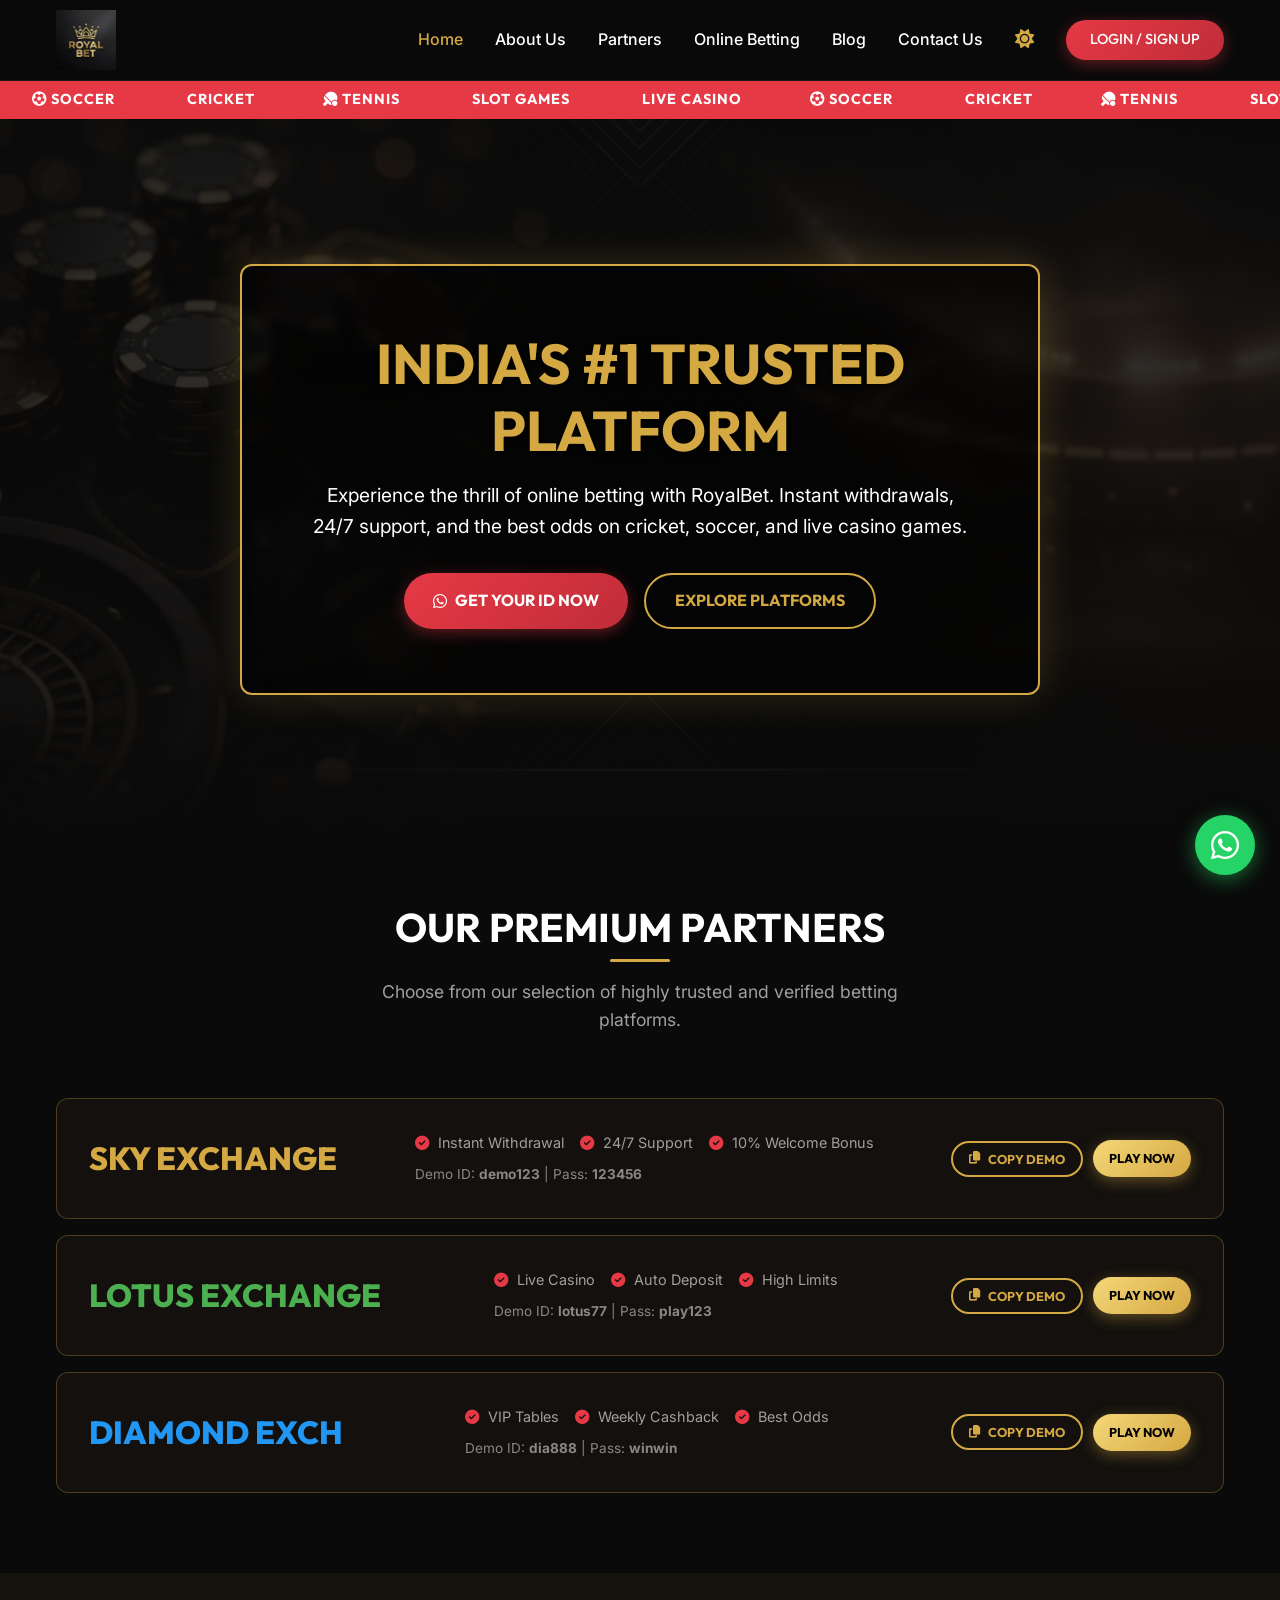
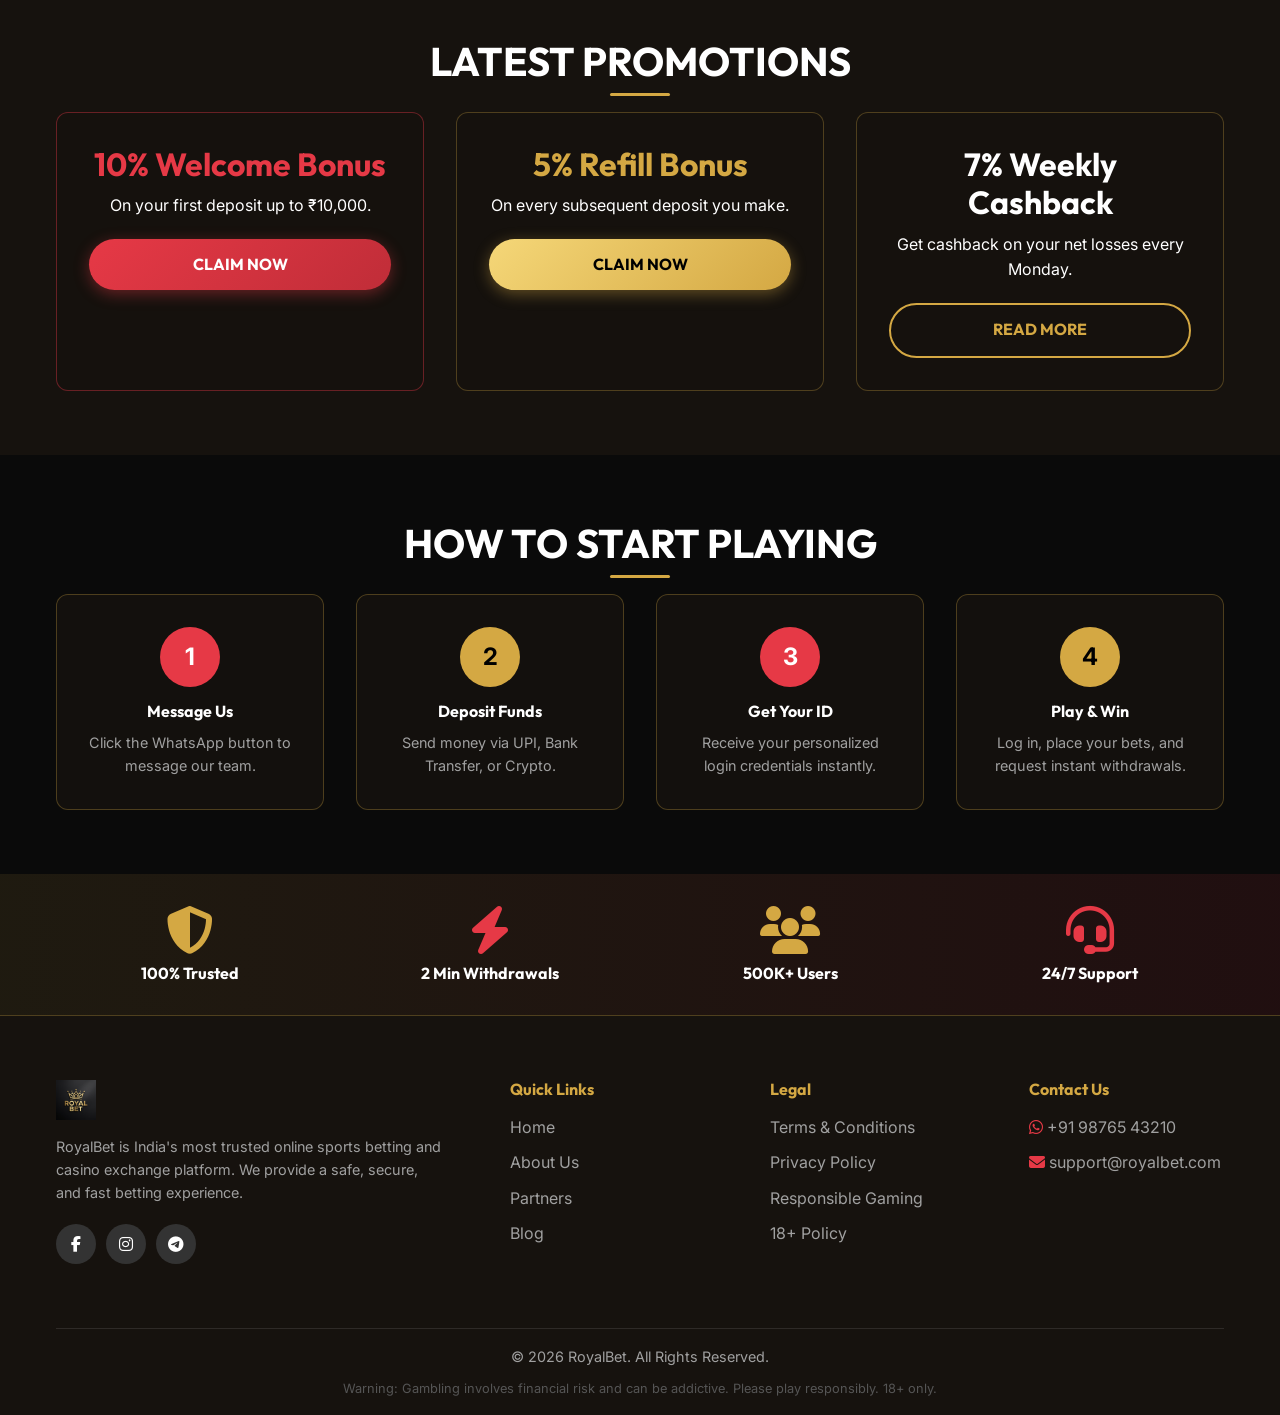
<file: index.html>
<!DOCTYPE html>
<html lang="en">
<head>
    <meta charset="UTF-8">
    <meta name="viewport" content="width=device-width, initial-scale=1.0">
    <title>RoyalBet | Premium Online Gaming & Sports Betting</title>
    
    <!-- CSS -->
    <link rel="stylesheet" href="css/style.css">
    <link rel="stylesheet" href="css/components.css">
    <link rel="stylesheet" href="css/responsive.css">
    
    <!-- FontAwesome -->
    <link rel="stylesheet" href="https://cdnjs.cloudflare.com/ajax/libs/font-awesome/6.4.0/css/all.min.css">
    
    <!-- Site Config (edit js/config.js to change all placeholders) -->
    <script src="js/config.js"></script>
    
    <style>
        .hero {
            background-image: linear-gradient(rgba(10, 10, 10, 0.8), rgba(10, 10, 10, 0.9)), url('assets/images/hero_bg_1784818849227.png');
            background-size: cover;
            background-position: center;
            background-attachment: fixed;
            min-height: 80vh;
            display: flex;
            align-items: center;
            justify-content: center;
            text-align: center;
            padding: var(--space-xl) 0;
            position: relative;
        }
        
        .hero::after {
            content: '';
            position: absolute;
            bottom: 0;
            left: 0;
            width: 100%;
            height: 100px;
            background: linear-gradient(to top, var(--color-bg-main), transparent);
        }

        .hero-content {
            position: relative;
            z-index: 10;
            max-width: 800px;
            border: 2px solid var(--color-gold-main);
            padding: var(--space-lg);
            background-color: rgba(0, 0, 0, 0.6);
            backdrop-filter: blur(5px);
            border-radius: var(--border-radius);
            box-shadow: 0 0 40px rgba(212, 168, 67, 0.2);
        }

        .hero h1 {
            font-size: 3.5rem;
            color: var(--color-gold-main);
            margin-bottom: var(--space-sm);
            text-shadow: 0 2px 10px rgba(0,0,0,0.8);
        }

        .hero p {
            font-size: 1.2rem;
            margin-bottom: var(--space-md);
        }
        
        /* Grid Layouts */
        .grid-3 {
            display: grid;
            grid-template-columns: repeat(3, 1fr);
            gap: var(--space-md);
        }
        
        .grid-4 {
            display: grid;
            grid-template-columns: repeat(4, 1fr);
            gap: var(--space-md);
        }
        
        /* Specific Sections */
        .partners-section .card {
            display: flex;
            align-items: center;
            justify-content: space-between;
            margin-bottom: var(--space-sm);
            flex-wrap: wrap;
            gap: var(--space-md);
        }
        
        .partner-logo {
            font-size: 2rem;
            font-family: var(--font-heading);
            font-weight: 800;
            color: var(--color-gold-main);
        }
        
        .partner-details ul {
            display: flex;
            gap: 1rem;
            color: var(--color-text-muted);
            font-size: 0.9rem;
        }
        
        .partner-details ul li i {
            color: var(--color-red-main);
            margin-right: 5px;
        }
        
        .footer {
            background-color: var(--color-bg-secondary);
            border-top: var(--border-gold);
            padding-top: var(--space-lg);
        }
        
        .footer-grid {
            display: grid;
            grid-template-columns: 2fr 1fr 1fr 1fr;
            gap: var(--space-lg);
            margin-bottom: var(--space-lg);
        }
        
        .footer-bottom {
            text-align: center;
            padding: var(--space-sm) 0;
            border-top: 1px solid rgba(255,255,255,0.1);
            color: var(--color-text-muted);
            font-size: 0.9rem;
        }
    </style>
</head>
<body>

    <!-- Header -->
    <header class="header">
        <div class="container nav-container">
            <a href="index.html" class="logo">
                <img src="assets/images/royalbet_logo_1784818836468.png" alt="RoyalBet Logo" style="height: 60px;">
            </a>
            
            <button class="hamburger">☰</button>
            
            <nav class="nav-links">
                <a href="index.html" class="text-gold">Home</a>
                <a href="about.html">About Us</a>
                <a href="partners.html">Partners</a>
                <a href="betting.html">Online Betting</a>
                <a href="blog.html">Blog</a>
                <a href="contact.html">Contact Us</a>
                <button id="theme-toggle" style="background: none; border: none; color: var(--color-gold-main); font-size: 1.2rem; cursor: pointer;" title="Toggle Theme"><i class="fas fa-sun"></i></button>
                <a href="#" class="btn btn-primary" style="padding: 0.5rem 1.5rem; font-size: 0.9rem;">Login / Sign Up</a>
            </nav>
        </div>
    </header>

    <!-- Ticker -->
    <div style="padding-top: 80px;">
        <div class="ticker-wrap">
            <div class="ticker">
                <span class="ticker-item"><i class="fas fa-futbol"></i> SOCCER</span>
                <span class="ticker-item"><i class="fas fa-cricket-bat-ball"></i> CRICKET</span>
                <span class="ticker-item"><i class="fas fa-table-tennis-paddle-ball"></i> TENNIS</span>
                <span class="ticker-item"><i class="fas fa-slot-machine"></i> SLOT GAMES</span>
                <span class="ticker-item"><i class="fas fa-cards"></i> LIVE CASINO</span>
                <!-- Repeat for infinite scroll effect -->
                <span class="ticker-item"><i class="fas fa-futbol"></i> SOCCER</span>
                <span class="ticker-item"><i class="fas fa-cricket-bat-ball"></i> CRICKET</span>
                <span class="ticker-item"><i class="fas fa-table-tennis-paddle-ball"></i> TENNIS</span>
                <span class="ticker-item"><i class="fas fa-slot-machine"></i> SLOT GAMES</span>
                <span class="ticker-item"><i class="fas fa-cards"></i> LIVE CASINO</span>
            </div>
        </div>
    </div>

    <!-- Hero Section -->
    <section class="hero">
        <div class="container">
            <div class="hero-content">
                <h1>INDIA'S #1 TRUSTED PLATFORM</h1>
                <p>Experience the thrill of online betting with RoyalBet. Instant withdrawals, 24/7 support, and the best odds on cricket, soccer, and live casino games.</p>
                <div style="display: flex; gap: 1rem; justify-content: center; flex-wrap: wrap;">
                    <a href="#" data-config="whatsappLink" class="btn btn-primary">
                        <i class="fab fa-whatsapp"></i> Get Your ID Now
                    </a>
                    <a href="#partners" class="btn btn-outline">Explore Platforms</a>
                </div>
            </div>
        </div>
    </section>

    <!-- Partners Section -->
    <section id="partners" class="section partners-section">
        <div class="container">
            <h2 class="section-title">Our Premium Partners</h2>
            <p class="section-subtitle">Choose from our selection of highly trusted and verified betting platforms.</p>
            
            <!-- Partner Card 1 -->
            <div class="card">
                <div class="partner-logo">SKY EXCHANGE</div>
                <div class="partner-details">
                    <ul>
                        <li><i class="fas fa-check-circle"></i> Instant Withdrawal</li>
                        <li><i class="fas fa-check-circle"></i> 24/7 Support</li>
                        <li><i class="fas fa-check-circle"></i> 10% Welcome Bonus</li>
                    </ul>
                    <div style="margin-top: 10px; font-size: 0.85rem; color: #888;">
                        Demo ID: <strong>demo123</strong> | Pass: <strong>123456</strong>
                    </div>
                </div>
                <div style="display: flex; gap: 10px; flex-wrap: wrap; align-items: center;">
                    <button class="btn btn-outline copy-demo-btn" data-id="demo123" data-pass="123456" style="font-size: 0.8rem; padding: 0.5rem 1rem;">
                        <i class="fas fa-copy"></i> Copy Demo
                    </button>
                    <a href="betting.html" class="btn btn-gold" style="font-size: 0.8rem; padding: 0.5rem 1rem;">Play Now</a>
                </div>
            </div>
            
            <!-- Partner Card 2 -->
            <div class="card">
                <div class="partner-logo" style="color: #4CAF50;">LOTUS EXCHANGE</div>
                <div class="partner-details">
                    <ul>
                        <li><i class="fas fa-check-circle"></i> Live Casino</li>
                        <li><i class="fas fa-check-circle"></i> Auto Deposit</li>
                        <li><i class="fas fa-check-circle"></i> High Limits</li>
                    </ul>
                    <div style="margin-top: 10px; font-size: 0.85rem; color: #888;">
                        Demo ID: <strong>lotus77</strong> | Pass: <strong>play123</strong>
                    </div>
                </div>
                <div style="display: flex; gap: 10px; flex-wrap: wrap; align-items: center;">
                    <button class="btn btn-outline copy-demo-btn" data-id="lotus77" data-pass="play123" style="font-size: 0.8rem; padding: 0.5rem 1rem;">
                        <i class="fas fa-copy"></i> Copy Demo
                    </button>
                    <a href="betting.html" class="btn btn-gold" style="font-size: 0.8rem; padding: 0.5rem 1rem;">Play Now</a>
                </div>
            </div>

            <!-- Partner Card 3 -->
            <div class="card">
                <div class="partner-logo" style="color: #2196F3;">DIAMOND EXCH</div>
                <div class="partner-details">
                    <ul>
                        <li><i class="fas fa-check-circle"></i> VIP Tables</li>
                        <li><i class="fas fa-check-circle"></i> Weekly Cashback</li>
                        <li><i class="fas fa-check-circle"></i> Best Odds</li>
                    </ul>
                    <div style="margin-top: 10px; font-size: 0.85rem; color: #888;">
                        Demo ID: <strong>dia888</strong> | Pass: <strong>winwin</strong>
                    </div>
                </div>
                <div style="display: flex; gap: 10px; flex-wrap: wrap; align-items: center;">
                    <button class="btn btn-outline copy-demo-btn" data-id="dia888" data-pass="winwin" style="font-size: 0.8rem; padding: 0.5rem 1rem;">
                        <i class="fas fa-copy"></i> Copy Demo
                    </button>
                    <a href="betting.html" class="btn btn-gold" style="font-size: 0.8rem; padding: 0.5rem 1rem;">Play Now</a>
                </div>
            </div>
        </div>
    </section>

    <!-- Promotions Section -->
    <section class="section" style="background-color: var(--color-bg-secondary);">
        <div class="container">
            <h2 class="section-title">Latest Promotions</h2>
            
            <div class="grid-3">
                <div class="card" style="border: var(--border-red); text-align: center;">
                    <h3 class="text-red" style="font-size: 2rem; margin-bottom: 10px;">10% Welcome Bonus</h3>
                    <p class="text-muted" style="margin-bottom: 20px;">On your first deposit up to ₹10,000.</p>
                    <a href="#" class="btn btn-primary" style="width: 100%;">Claim Now</a>
                </div>
                <div class="card" style="border: var(--border-gold); text-align: center;">
                    <h3 class="text-gold" style="font-size: 2rem; margin-bottom: 10px;">5% Refill Bonus</h3>
                    <p class="text-muted" style="margin-bottom: 20px;">On every subsequent deposit you make.</p>
                    <a href="#" class="btn btn-gold" style="width: 100%;">Claim Now</a>
                </div>
                <div class="card" style="text-align: center;">
                    <h3 style="font-size: 2rem; margin-bottom: 10px;">7% Weekly Cashback</h3>
                    <p class="text-muted" style="margin-bottom: 20px;">Get cashback on your net losses every Monday.</p>
                    <a href="#" class="btn btn-outline" style="width: 100%;">Read More</a>
                </div>
            </div>
        </div>
    </section>

    <!-- How It Works Section -->
    <section class="section">
        <div class="container">
            <h2 class="section-title">How To Start Playing</h2>
            
            <div class="grid-4">
                <div class="card text-center">
                    <div style="width: 60px; height: 60px; background: var(--color-red-main); border-radius: 50%; display: flex; align-items: center; justify-content: center; margin: 0 auto 15px; font-size: 1.5rem; font-weight: bold;">1</div>
                    <h4>Message Us</h4>
                    <p style="font-size: 0.9rem; color: var(--color-text-muted); margin-top: 10px;">Click the WhatsApp button to message our team.</p>
                </div>
                <div class="card text-center">
                    <div style="width: 60px; height: 60px; background: var(--color-gold-main); color: #000; border-radius: 50%; display: flex; align-items: center; justify-content: center; margin: 0 auto 15px; font-size: 1.5rem; font-weight: bold;">2</div>
                    <h4>Deposit Funds</h4>
                    <p style="font-size: 0.9rem; color: var(--color-text-muted); margin-top: 10px;">Send money via UPI, Bank Transfer, or Crypto.</p>
                </div>
                <div class="card text-center">
                    <div style="width: 60px; height: 60px; background: var(--color-red-main); border-radius: 50%; display: flex; align-items: center; justify-content: center; margin: 0 auto 15px; font-size: 1.5rem; font-weight: bold;">3</div>
                    <h4>Get Your ID</h4>
                    <p style="font-size: 0.9rem; color: var(--color-text-muted); margin-top: 10px;">Receive your personalized login credentials instantly.</p>
                </div>
                <div class="card text-center">
                    <div style="width: 60px; height: 60px; background: var(--color-gold-main); color: #000; border-radius: 50%; display: flex; align-items: center; justify-content: center; margin: 0 auto 15px; font-size: 1.5rem; font-weight: bold;">4</div>
                    <h4>Play & Win</h4>
                    <p style="font-size: 0.9rem; color: var(--color-text-muted); margin-top: 10px;">Log in, place your bets, and request instant withdrawals.</p>
                </div>
            </div>
        </div>
    </section>

    <!-- Trust Badges -->
    <section class="section" style="background: linear-gradient(90deg, rgba(212,168,67,0.1), rgba(230,57,70,0.1)); padding: var(--space-md) 0;">
        <div class="container">
            <div class="grid-4 text-center">
                <div>
                    <i class="fas fa-shield-alt text-gold" style="font-size: 3rem; margin-bottom: 10px;"></i>
                    <h4>100% Trusted</h4>
                </div>
                <div>
                    <i class="fas fa-bolt text-red" style="font-size: 3rem; margin-bottom: 10px;"></i>
                    <h4>2 Min Withdrawals</h4>
                </div>
                <div>
                    <i class="fas fa-users text-gold" style="font-size: 3rem; margin-bottom: 10px;"></i>
                    <h4><span data-config="users">500K+</span> Users</h4>
                </div>
                <div>
                    <i class="fas fa-headset text-red" style="font-size: 3rem; margin-bottom: 10px;"></i>
                    <h4>24/7 Support</h4>
                </div>
            </div>
        </div>
    </section>

    <!-- Footer -->
    <footer class="footer">
        <div class="container">
            <div class="footer-grid">
                <div>
                    <img src="assets/images/royalbet_logo_1784818836468.png" alt="RoyalBet" style="height: 40px; margin-bottom: 15px;">
                    <p style="color: var(--color-text-muted); font-size: 0.9rem; margin-bottom: 20px;">RoyalBet is India's most trusted online sports betting and casino exchange platform. We provide a safe, secure, and fast betting experience.</p>
                    <div style="display: flex; gap: 10px;">
                        <a href="#" style="width: 40px; height: 40px; background: #333; display: flex; align-items: center; justify-content: center; border-radius: 50%;"><i class="fab fa-facebook-f"></i></a>
                        <a href="#" style="width: 40px; height: 40px; background: #333; display: flex; align-items: center; justify-content: center; border-radius: 50%;"><i class="fab fa-instagram"></i></a>
                        <a href="#" style="width: 40px; height: 40px; background: #333; display: flex; align-items: center; justify-content: center; border-radius: 50%;"><i class="fab fa-telegram-plane"></i></a>
                    </div>
                </div>
                <div>
                    <h4 class="text-gold" style="margin-bottom: 15px;">Quick Links</h4>
                    <ul style="display: flex; flex-direction: column; gap: 10px; color: var(--color-text-muted);">
                        <li><a href="index.html">Home</a></li>
                        <li><a href="about.html">About Us</a></li>
                        <li><a href="partners.html">Partners</a></li>
                        <li><a href="blog.html">Blog</a></li>
                    </ul>
                </div>
                <div>
                    <h4 class="text-gold" style="margin-bottom: 15px;">Legal</h4>
                    <ul style="display: flex; flex-direction: column; gap: 10px; color: var(--color-text-muted);">
                        <li><a href="#">Terms & Conditions</a></li>
                        <li><a href="#">Privacy Policy</a></li>
                        <li><a href="#">Responsible Gaming</a></li>
                        <li><a href="#">18+ Policy</a></li>
                    </ul>
                </div>
                <div>
                    <h4 class="text-gold" style="margin-bottom: 15px;">Contact Us</h4>
                    <ul style="display: flex; flex-direction: column; gap: 10px; color: var(--color-text-muted);">
                        <li><i class="fab fa-whatsapp text-red"></i> <a data-config="whatsappLink" href="#"><span data-config="whatsapp">+91 98765 43210</span></a></li>
                        <li><i class="fas fa-envelope text-red"></i> <a data-config="email" href="mailto:support@royalbet.com">support@royalbet.com</a></li>
                    </ul>
                </div>
            </div>
            <div class="footer-bottom">
                <p>&copy; <span id="current-year"></span> <span data-config="copyright">RoyalBet</span>. All Rights Reserved.</p>
                <p style="margin-top: 10px; font-size: 0.8rem; color: #555;"><span data-config="footerDisclaimer">Warning: Gambling involves financial risk and can be addictive. Please play responsibly. 18+ only.</span></p>
            </div>
        </div>
    </footer>

    <!-- Scripts (config.js must come before main.js) -->
    <script src="js/config.js"></script>
    <script src="js/main.js"></script>
</body>
</html>
</file>
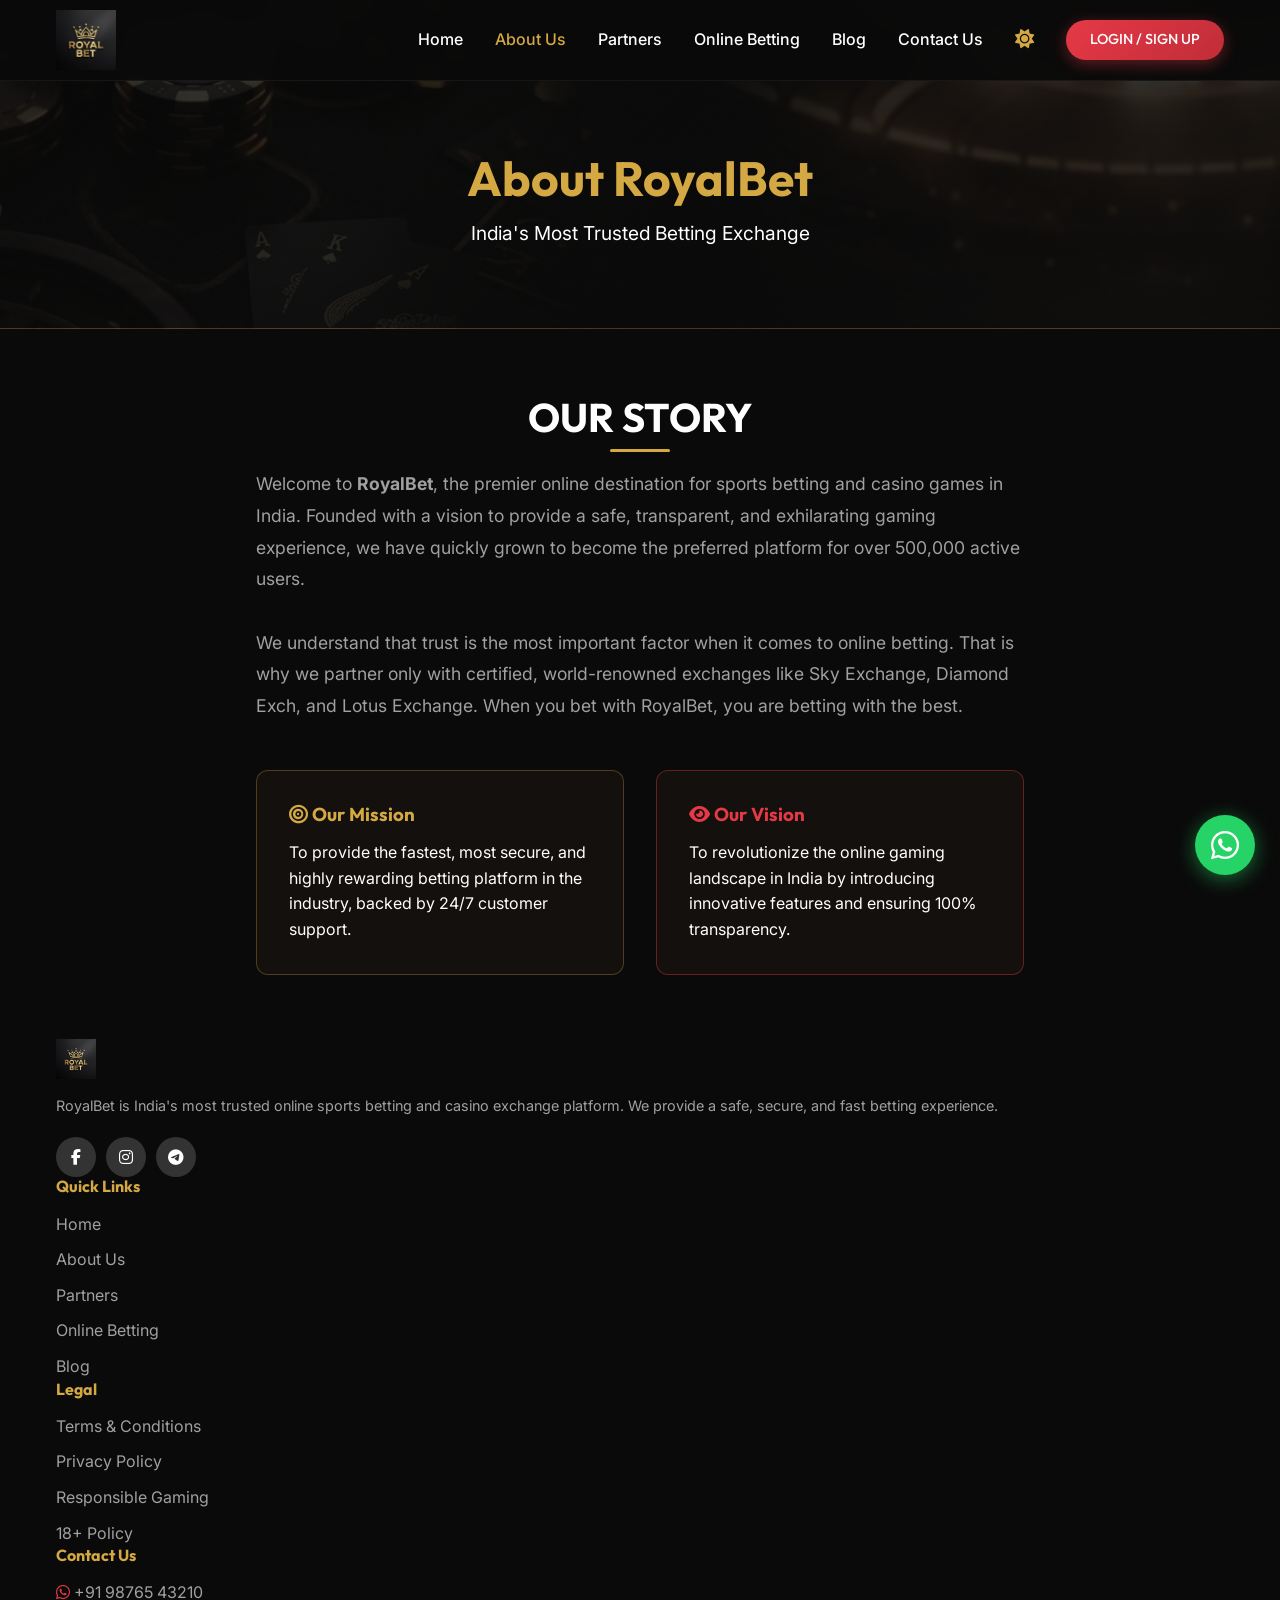
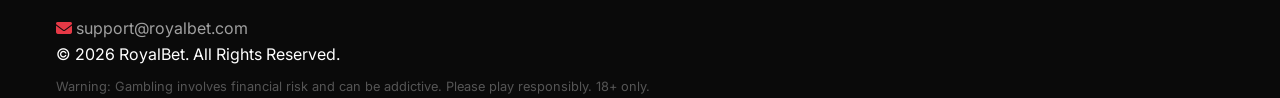
<file: about.html>
<!DOCTYPE html>
<html lang="en">
<head>
    <meta charset="UTF-8">
    <meta name="viewport" content="width=device-width, initial-scale=1.0">
    <title>About Us | RoyalBet</title>
    
    <!-- CSS -->
    <link rel="stylesheet" href="css/style.css">
    <link rel="stylesheet" href="css/components.css">
    <link rel="stylesheet" href="css/responsive.css">
    
    <!-- FontAwesome -->
    <link rel="stylesheet" href="https://cdnjs.cloudflare.com/ajax/libs/font-awesome/6.4.0/css/all.min.css">
    <!-- Site Config -->
    <script src="js/config.js"></script>
    
    <style>
        .page-header {
            background-image: linear-gradient(rgba(10, 10, 10, 0.8), rgba(10, 10, 10, 0.9)), url('assets/images/hero_bg_1784818849227.png');
            background-size: cover;
            background-position: center;
            padding: 150px 0 80px;
            text-align: center;
            border-bottom: var(--border-gold);
        }
        
        .page-title {
            font-size: 3rem;
            color: var(--color-gold-main);
            margin-bottom: 10px;
        }
        
        .about-content {
            font-size: 1.1rem;
            line-height: 1.8;
            color: var(--color-text-muted);
            margin-bottom: 2rem;
        }
    </style>
</head>
<body>

    <!-- Header -->
    <header class="header">
        <div class="container nav-container">
            <a href="index.html" class="logo">
                <img src="assets/images/royalbet_logo_1784818836468.png" alt="RoyalBet Logo" style="height: 60px;">
            </a>
            
            <button class="hamburger">☰</button>
            
            <nav class="nav-links">
                <a href="index.html">Home</a>
                <a href="about.html" class="text-gold">About Us</a>
                <a href="partners.html">Partners</a>
                <a href="betting.html">Online Betting</a>
                <a href="blog.html">Blog</a>
                <a href="contact.html">Contact Us</a>
                <button id="theme-toggle" style="background: none; border: none; color: var(--color-gold-main); font-size: 1.2rem; cursor: pointer;" title="Toggle Theme"><i class="fas fa-sun"></i></button>
                <a href="#" class="btn btn-primary" style="padding: 0.5rem 1.5rem; font-size: 0.9rem;">Login / Sign Up</a>
            </nav>
        </div>
    </header>

    <!-- Page Header -->
    <section class="page-header">
        <div class="container">
            <h1 class="page-title">About RoyalBet</h1>
            <p style="color: white; font-size: 1.2rem;">India's Most Trusted Betting Exchange</p>
        </div>
    </section>

    <!-- About Content -->
    <section class="section">
        <div class="container" style="max-width: 800px; margin: 0 auto;">
            <h2 class="section-title">Our Story</h2>
            <div class="about-content">
                <p>Welcome to <strong>RoyalBet</strong>, the premier online destination for sports betting and casino games in India. Founded with a vision to provide a safe, transparent, and exhilarating gaming experience, we have quickly grown to become the preferred platform for over 500,000 active users.</p>
                <br>
                <p>We understand that trust is the most important factor when it comes to online betting. That is why we partner only with certified, world-renowned exchanges like Sky Exchange, Diamond Exch, and Lotus Exchange. When you bet with RoyalBet, you are betting with the best.</p>
            </div>
            
            <div style="display: grid; grid-template-columns: 1fr 1fr; gap: 2rem; margin-top: 3rem;">
                <div class="card" style="border: var(--border-gold);">
                    <h3 class="text-gold" style="margin-bottom: 15px;"><i class="fas fa-bullseye"></i> Our Mission</h3>
                    <p class="text-muted">To provide the fastest, most secure, and highly rewarding betting platform in the industry, backed by 24/7 customer support.</p>
                </div>
                <div class="card" style="border: var(--border-red);">
                    <h3 class="text-red" style="margin-bottom: 15px;"><i class="fas fa-eye"></i> Our Vision</h3>
                    <p class="text-muted">To revolutionize the online gaming landscape in India by introducing innovative features and ensuring 100% transparency.</p>
                </div>
            </div>
        </div>
    </section>

    <!-- Footer -->
    <footer class="footer">
        <div class="container">
            <div class="footer-grid">
                <div>
                    <img src="assets/images/royalbet_logo_1784818836468.png" alt="RoyalBet" style="height: 40px; margin-bottom: 15px;">
                    <p style="color: var(--color-text-muted); font-size: 0.9rem; margin-bottom: 20px;">RoyalBet is India's most trusted online sports betting and casino exchange platform. We provide a safe, secure, and fast betting experience.</p>
                    <div style="display: flex; gap: 10px;">
                        <a href="#" style="width: 40px; height: 40px; background: #333; display: flex; align-items: center; justify-content: center; border-radius: 50%;"><i class="fab fa-facebook-f"></i></a>
                        <a href="#" style="width: 40px; height: 40px; background: #333; display: flex; align-items: center; justify-content: center; border-radius: 50%;"><i class="fab fa-instagram"></i></a>
                        <a href="#" style="width: 40px; height: 40px; background: #333; display: flex; align-items: center; justify-content: center; border-radius: 50%;"><i class="fab fa-telegram-plane"></i></a>
                    </div>
                </div>
                <div>
                    <h4 class="text-gold" style="margin-bottom: 15px;">Quick Links</h4>
                    <ul style="display: flex; flex-direction: column; gap: 10px; color: var(--color-text-muted);">
                        <li><a href="index.html">Home</a></li>
                        <li><a href="about.html">About Us</a></li>
                        <li><a href="partners.html">Partners</a></li>
                        <li><a href="betting.html">Online Betting</a></li>
                        <li><a href="blog.html">Blog</a></li>
                    </ul>
                </div>
                <div>
                    <h4 class="text-gold" style="margin-bottom: 15px;">Legal</h4>
                    <ul style="display: flex; flex-direction: column; gap: 10px; color: var(--color-text-muted);">
                        <li><a href="#">Terms & Conditions</a></li>
                        <li><a href="#">Privacy Policy</a></li>
                        <li><a href="#">Responsible Gaming</a></li>
                        <li><a href="#">18+ Policy</a></li>
                    </ul>
                </div>
                <div>
                    <h4 class="text-gold" style="margin-bottom: 15px;">Contact Us</h4>
                    <ul style="display: flex; flex-direction: column; gap: 10px; color: var(--color-text-muted);">
                        <li><i class="fab fa-whatsapp text-red"></i> <a data-config="whatsappLink" href="#"><span data-config="whatsapp">+91 98765 43210</span></a></li>
                        <li><i class="fas fa-envelope text-red"></i> <a data-config="email" href="mailto:support@royalbet.com">support@royalbet.com</a></li>
                    </ul>
                </div>
            </div>
            <div class="footer-bottom">
                <p>&copy; <span id="current-year"></span> <span data-config="copyright">RoyalBet</span>. All Rights Reserved.</p>
                <p style="margin-top: 10px; font-size: 0.8rem; color: #555;"><span data-config="footerDisclaimer">Warning: Gambling involves financial risk and can be addictive. Please play responsibly. 18+ only.</span></p>
            </div>
        </div>
    </footer>

    <!-- Scripts -->
    <script src="js/config.js"></script>
    <script src="js/main.js"></script>
</body>
</html>
</file>
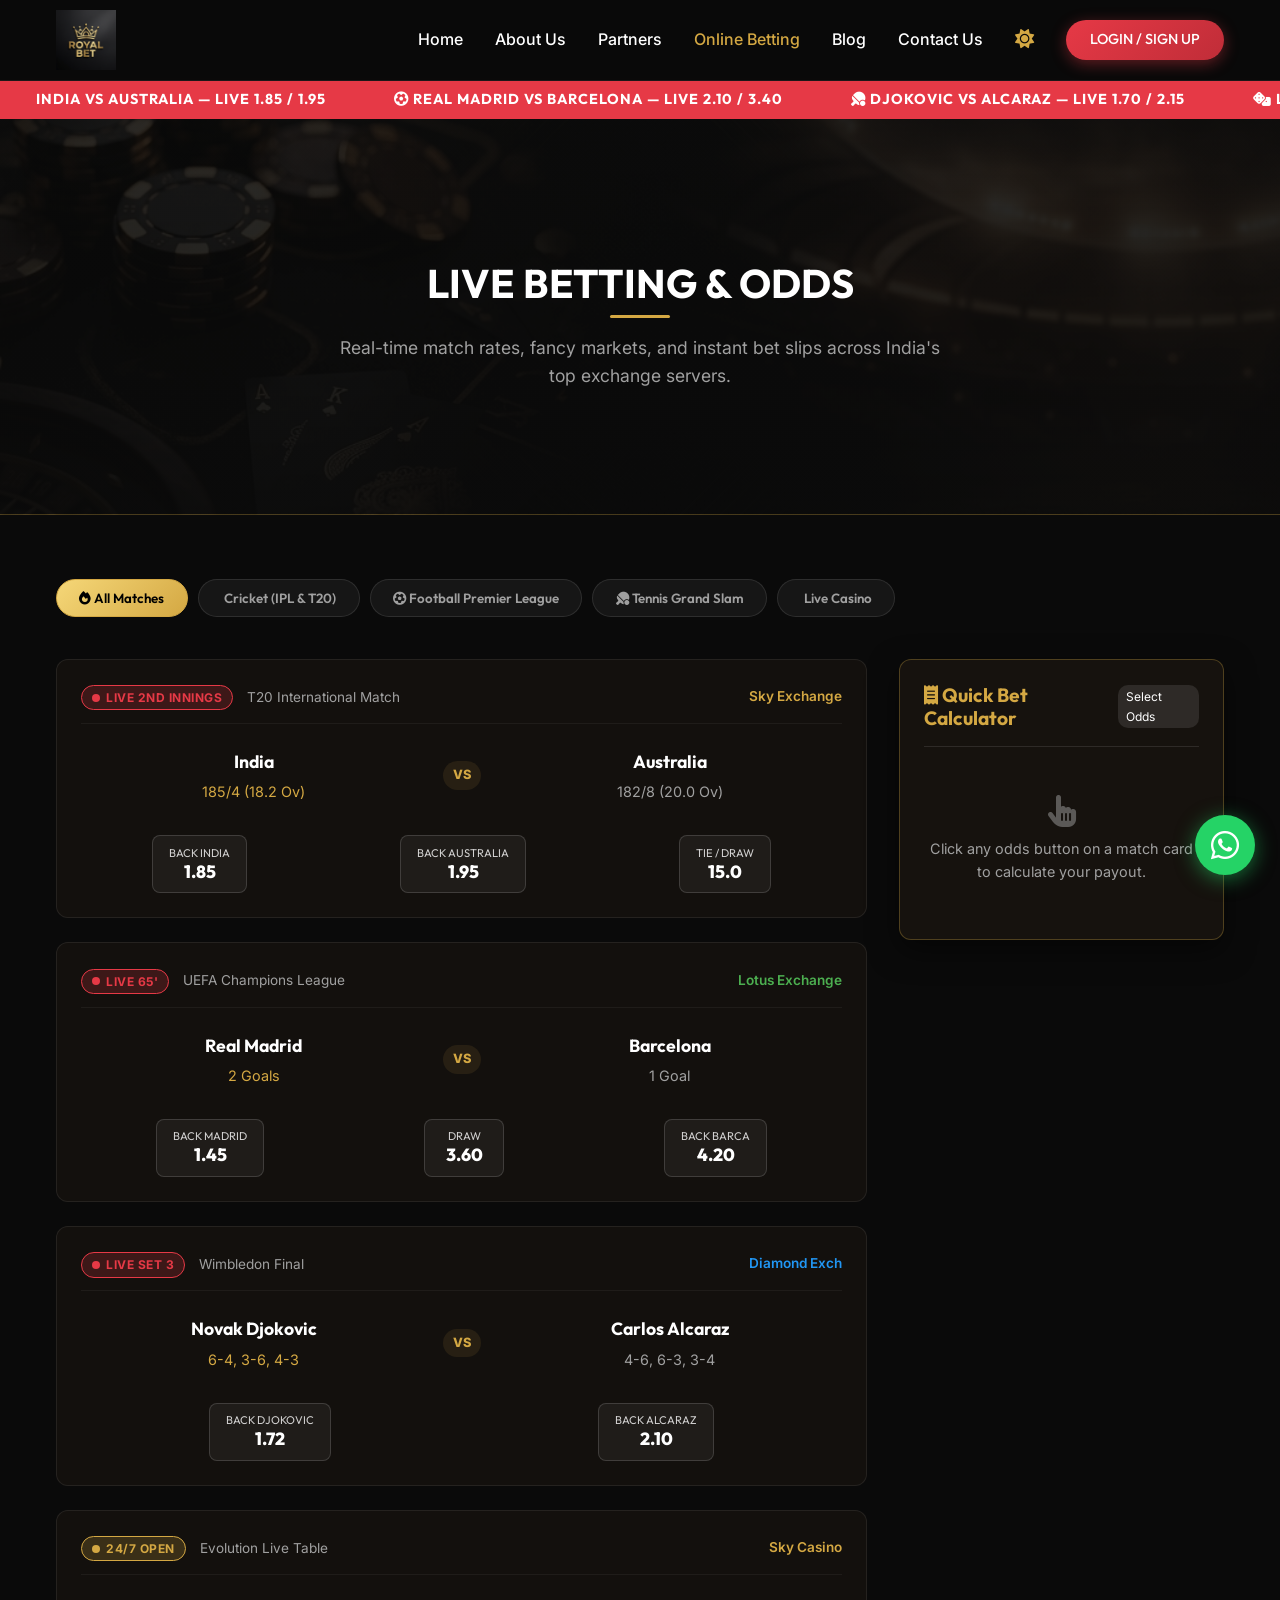
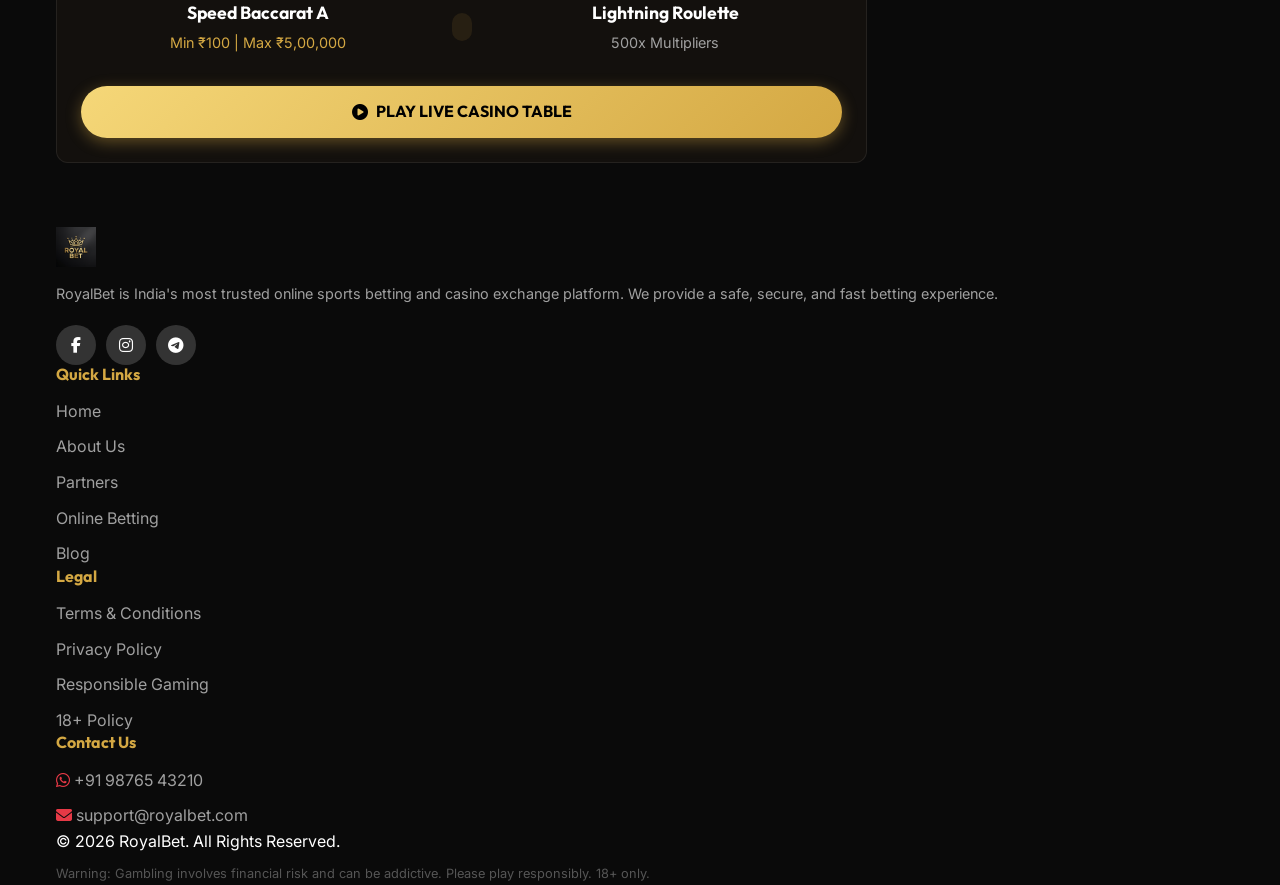
<file: betting.html>
<!DOCTYPE html>
<html lang="en">
<head>
    <meta charset="UTF-8"> 
    <meta name="viewport" content="width=device-width, initial-scale=1.0">
    <title>Online Betting & Live Odds | RoyalBet</title>
    
    <!-- CSS -->
    <link rel="stylesheet" href="css/style.css">
    <link rel="stylesheet" href="css/components.css">
    <link rel="stylesheet" href="css/responsive.css">
    
    <!-- FontAwesome -->
    <link rel="stylesheet" href="https://cdnjs.cloudflare.com/ajax/libs/font-awesome/6.4.0/css/all.min.css">
    
    <!-- Site Config -->
    <script src="js/config.js"></script>
    
    <style>
        .betting-hero {
            background-image: linear-gradient(rgba(10, 10, 10, 0.85), rgba(10, 10, 10, 0.95)), url('assets/images/hero_bg_1784818849227.png');
            background-size: cover;
            background-position: center;
            padding: 140px 0 60px;
            text-align: center;
            border-bottom: var(--border-gold);
        }
        
        .bet-card {
            background: var(--color-bg-card);
            border: 1px solid rgba(255, 255, 255, 0.08);
            border-radius: var(--border-radius);
            padding: 1.5rem;
            transition: var(--transition);
            display: flex;
            flex-direction: column;
            gap: 1rem;
            position: relative;
        }

        .bet-card:hover {
            border-color: var(--color-gold-main);
            box-shadow: 0 10px 25px rgba(212, 168, 67, 0.15);
            transform: translateY(-3px);
        }

        .match-header {
            display: flex;
            justify-content: space-between;
            align-items: center;
            border-bottom: 1px solid rgba(255,255,255,0.05);
            padding-bottom: 0.8rem;
        }

        .teams-display {
            display: grid;
            grid-template-columns: 1fr auto 1fr;
            align-items: center;
            text-align: center;
            gap: 1rem;
            padding: 0.5rem 0;
        }

        .team-name {
            font-family: var(--font-heading);
            font-weight: 700;
            font-size: 1.1rem;
        }

        .vs-badge {
            font-size: 0.8rem;
            color: var(--color-gold-main);
            font-weight: 800;
            background: rgba(212, 168, 67, 0.1);
            padding: 4px 10px;
            border-radius: 20px;
        }

        .odds-row {
            display: flex;
            gap: 10px;
            justify-content: space-around;
            margin-top: 0.5rem;
        }

        /* Bet Slip Drawer */
        .bet-slip-panel {
            background: var(--color-bg-secondary);
            border: var(--border-gold);
            border-radius: var(--border-radius);
            padding: 1.5rem;
            position: sticky;
            top: 100px;
            box-shadow: 0 10px 30px rgba(0,0,0,0.5);
        }

        .betting-layout {
            display: grid;
            grid-template-columns: 2.5fr 1fr;
            gap: 2rem;
        }

        @media (max-width: 992px) {
            .betting-layout {
                grid-template-columns: 1fr;
            }
        }
    </style>
</head>
<body>

    <!-- Header -->
    <header class="header">
        <div class="container nav-container">
            <a href="index.html" class="logo">
                <img src="assets/images/royalbet_logo_1784818836468.png" alt="RoyalBet Logo" style="height: 60px;">
            </a>
            
            <button class="hamburger">☰</button>
            
            <nav class="nav-links">
                <a href="index.html">Home</a>
                <a href="about.html">About Us</a>
                <a href="partners.html">Partners</a>
                <a href="betting.html" class="text-gold">Online Betting</a>
                <a href="blog.html">Blog</a>
                <a href="contact.html">Contact Us</a>
                <button id="theme-toggle" style="background: none; border: none; color: var(--color-gold-main); font-size: 1.2rem; cursor: pointer;" title="Toggle Theme"><i class="fas fa-sun"></i></button>
                <a href="#" class="btn btn-primary" style="padding: 0.5rem 1.5rem; font-size: 0.9rem;">Login / Sign Up</a>
            </nav>
        </div>
    </header>

    <!-- Ticker -->
    <div style="padding-top: 80px;">
        <div class="ticker-wrap">
            <div class="ticker">
                <span class="ticker-item"><i class="fas fa-cricket-bat-ball"></i> INDIA VS AUSTRALIA — LIVE 1.85 / 1.95</span>
                <span class="ticker-item"><i class="fas fa-futbol"></i> REAL MADRID VS BARCELONA — LIVE 2.10 / 3.40</span>
                <span class="ticker-item"><i class="fas fa-table-tennis-paddle-ball"></i> DJOKOVIC VS ALCARAZ — LIVE 1.70 / 2.15</span>
                <span class="ticker-item"><i class="fas fa-dice"></i> LIVE CASINO SPEED BACCARAT — OPEN</span>
                <span class="ticker-item"><i class="fas fa-cricket-bat-ball"></i> INDIA VS AUSTRALIA — LIVE 1.85 / 1.95</span>
            </div>
        </div>
    </div>

    <!-- Page Hero -->
    <section class="betting-hero">
        <div class="container">
            <h1 class="section-title">Live Betting & Odds</h1>
            <p class="section-subtitle">Real-time match rates, fancy markets, and instant bet slips across India's top exchange servers.</p>
        </div>
    </section>

    <!-- Main Content Grid -->
    <section class="section">
        <div class="container">
            
            <!-- Category Filter Bar -->
            <div class="filter-bar">
                <button class="filter-pill active" data-category="all"><i class="fas fa-fire"></i> All Matches</button>
                <button class="filter-pill" data-category="cricket"><i class="fas fa-cricket-bat-ball"></i> Cricket (IPL & T20)</button>
                <button class="filter-pill" data-category="football"><i class="fas fa-futbol"></i> Football Premier League</button>
                <button class="filter-pill" data-category="tennis"><i class="fas fa-table-tennis-paddle-ball"></i> Tennis Grand Slam</button>
                <button class="filter-pill" data-category="casino"><i class="fas fa-cards"></i> Live Casino</button>
            </div>

            <div class="betting-layout">
                
                <!-- Match Feed Grid -->
                <div id="matches-container" style="display: flex; flex-direction: column; gap: 1.5rem;">
                    
                    <!-- Match Card 1: Cricket -->
                    <div class="bet-card" data-cat="cricket">
                        <div class="match-header">
                            <div>
                                <span class="live-badge"><span class="live-badge-dot"></span> LIVE 2nd INNINGS</span>
                                <span style="font-size: 0.85rem; color: var(--color-text-muted); margin-left: 10px;">T20 International Match</span>
                            </div>
                            <span style="font-size: 0.85rem; color: var(--color-gold-main); font-weight: 600;">Sky Exchange</span>
                        </div>
                        
                        <div class="teams-display">
                            <div>
                                <div class="team-name">India</div>
                                <div style="font-size: 0.9rem; color: var(--color-gold-main); margin-top: 4px;">185/4 (18.2 Ov)</div>
                            </div>
                            <div class="vs-badge">VS</div>
                            <div>
                                <div class="team-name">Australia</div>
                                <div style="font-size: 0.9rem; color: var(--color-text-muted); margin-top: 4px;">182/8 (20.0 Ov)</div>
                            </div>
                        </div>

                        <div class="odds-row">
                            <button class="odds-btn" data-team="India" data-odds="1.85">
                                <span class="odds-lbl">Back India</span>
                                <span class="odds-val">1.85</span>
                            </button>
                            <button class="odds-btn" data-team="Australia" data-odds="1.95">
                                <span class="odds-lbl">Back Australia</span>
                                <span class="odds-val">1.95</span>
                            </button>
                            <button class="odds-btn" data-team="Tie" data-odds="15.0">
                                <span class="odds-lbl">Tie / Draw</span>
                                <span class="odds-val">15.0</span>
                            </button>
                        </div>
                    </div>

                    <!-- Match Card 2: Football -->
                    <div class="bet-card" data-cat="football">
                        <div class="match-header">
                            <div>
                                <span class="live-badge"><span class="live-badge-dot"></span> LIVE 65'</span>
                                <span style="font-size: 0.85rem; color: var(--color-text-muted); margin-left: 10px;">UEFA Champions League</span>
                            </div>
                            <span style="font-size: 0.85rem; color: #4CAF50; font-weight: 600;">Lotus Exchange</span>
                        </div>
                        
                        <div class="teams-display">
                            <div>
                                <div class="team-name">Real Madrid</div>
                                <div style="font-size: 0.9rem; color: var(--color-gold-main); margin-top: 4px;">2 Goals</div>
                            </div>
                            <div class="vs-badge">VS</div>
                            <div>
                                <div class="team-name">Barcelona</div>
                                <div style="font-size: 0.9rem; color: var(--color-text-muted); margin-top: 4px;">1 Goal</div>
                            </div>
                        </div>

                        <div class="odds-row">
                            <button class="odds-btn" data-team="Real Madrid" data-odds="1.45">
                                <span class="odds-lbl">Back Madrid</span>
                                <span class="odds-val">1.45</span>
                            </button>
                            <button class="odds-btn" data-team="Draw" data-odds="3.60">
                                <span class="odds-lbl">Draw</span>
                                <span class="odds-val">3.60</span>
                            </button>
                            <button class="odds-btn" data-team="Barcelona" data-odds="4.20">
                                <span class="odds-lbl">Back Barca</span>
                                <span class="odds-val">4.20</span>
                            </button>
                        </div>
                    </div>

                    <!-- Match Card 3: Tennis -->
                    <div class="bet-card" data-cat="tennis">
                        <div class="match-header">
                            <div>
                                <span class="live-badge"><span class="live-badge-dot"></span> LIVE SET 3</span>
                                <span style="font-size: 0.85rem; color: var(--color-text-muted); margin-left: 10px;">Wimbledon Final</span>
                            </div>
                            <span style="font-size: 0.85rem; color: #2196F3; font-weight: 600;">Diamond Exch</span>
                        </div>
                        
                        <div class="teams-display">
                            <div>
                                <div class="team-name">Novak Djokovic</div>
                                <div style="font-size: 0.9rem; color: var(--color-gold-main); margin-top: 4px;">6-4, 3-6, 4-3</div>
                            </div>
                            <div class="vs-badge">VS</div>
                            <div>
                                <div class="team-name">Carlos Alcaraz</div>
                                <div style="font-size: 0.9rem; color: var(--color-text-muted); margin-top: 4px;">4-6, 6-3, 3-4</div>
                            </div>
                        </div>

                        <div class="odds-row">
                            <button class="odds-btn" data-team="Novak Djokovic" data-odds="1.72">
                                <span class="odds-lbl">Back Djokovic</span>
                                <span class="odds-val">1.72</span>
                            </button>
                            <button class="odds-btn" data-team="Carlos Alcaraz" data-odds="2.10">
                                <span class="odds-lbl">Back Alcaraz</span>
                                <span class="odds-val">2.10</span>
                            </button>
                        </div>
                    </div>

                    <!-- Match Card 4: Casino -->
                    <div class="bet-card" data-cat="casino">
                        <div class="match-header">
                            <div>
                                <span class="live-badge" style="background: rgba(212, 168, 67, 0.2); color: var(--color-gold-main); border-color: var(--color-gold-main);"><span class="live-badge-dot" style="background-color: var(--color-gold-main);"></span> 24/7 OPEN</span>
                                <span style="font-size: 0.85rem; color: var(--color-text-muted); margin-left: 10px;">Evolution Live Table</span>
                            </div>
                            <span style="font-size: 0.85rem; color: var(--color-gold-main); font-weight: 600;">Sky Casino</span>
                        </div>
                        
                        <div class="teams-display">
                            <div>
                                <div class="team-name">Speed Baccarat A</div>
                                <div style="font-size: 0.9rem; color: var(--color-gold-main); margin-top: 4px;">Min ₹100 | Max ₹5,00,000</div>
                            </div>
                            <div class="vs-badge"><i class="fas fa-cards fa-lg"></i></div>
                            <div>
                                <div class="team-name">Lightning Roulette</div>
                                <div style="font-size: 0.9rem; color: var(--color-text-muted); margin-top: 4px;">500x Multipliers</div>
                            </div>
                        </div>

                        <div style="text-align: center; margin-top: 0.5rem;">
                            <a data-config="whatsappLink" href="#" class="btn btn-gold" style="width: 100%;">
                                <i class="fas fa-play-circle"></i> Play Live Casino Table
                            </a>
                        </div>
                    </div>

                </div>

                <!-- Sticky Bet Slip Panel -->
                <div>
                    <div class="bet-slip-panel">
                        <div style="display: flex; justify-content: space-between; align-items: center; border-bottom: 1px solid rgba(255,255,255,0.1); padding-bottom: 1rem; margin-bottom: 1rem;">
                            <h3 style="font-size: 1.2rem; color: var(--color-gold-main);"><i class="fas fa-receipt"></i> Quick Bet Calculator</h3>
                            <span id="slip-status" style="font-size: 0.75rem; background: rgba(255,255,255,0.1); padding: 2px 8px; border-radius: 10px;">Select Odds</span>
                        </div>

                        <div id="slip-empty" style="text-align: center; padding: 2rem 0; color: var(--color-text-muted);">
                            <i class="fas fa-hand-pointer fa-2x" style="margin-bottom: 10px; opacity: 0.5;"></i>
                            <p style="font-size: 0.9rem;">Click any odds button on a match card to calculate your payout.</p>
                        </div>

                        <div id="slip-content" style="display: none;">
                            <div style="background: rgba(255,255,255,0.05); padding: 1rem; border-radius: 8px; margin-bottom: 1rem;">
                                <div style="font-size: 0.85rem; color: var(--color-text-muted);">Selected Pick</div>
                                <div id="slip-team" style="font-family: var(--font-heading); font-weight: 700; font-size: 1.1rem; color: var(--color-gold-main); margin: 4px 0;">India</div>
                                <div style="font-size: 0.85rem;">Odds: <strong id="slip-odds" class="text-red">1.85</strong></div>
                            </div>

                            <div class="form-group" style="margin-bottom: 1rem;">
                                <label style="font-size: 0.85rem; color: var(--color-text-muted); display: block; margin-bottom: 5px;">Stake Amount (₹)</label>
                                <input type="number" id="slip-stake" class="form-control" value="1000" min="100" step="100">
                            </div>

                            <div style="border-top: 1px dashed rgba(255,255,255,0.1); padding-top: 1rem; margin-bottom: 1.5rem;">
                                <div style="display: flex; justify-content: space-between; font-size: 0.9rem; color: var(--color-text-muted);">
                                    <span>Estimated Return:</span>
                                    <strong id="slip-return" style="color: #4CAF50; font-size: 1.1rem;">₹1,850</strong>
                                </div>
                                <div style="display: flex; justify-content: space-between; font-size: 0.85rem; color: var(--color-text-muted); margin-top: 5px;">
                                    <span>Net Profit:</span>
                                    <strong id="slip-profit" style="color: var(--color-gold-main);">₹850</strong>
                                </div>
                            </div>

                            <a data-config="whatsappLink" href="#" class="btn btn-primary" style="width: 100%; font-size: 0.95rem;">
                                <i class="fab fa-whatsapp"></i> Place Bet via WhatsApp ID
                            </a>
                        </div>

                    </div>
                </div>

            </div>

        </div>
    </section>

    <!-- Footer -->
    <footer class="footer">
        <div class="container">
            <div class="footer-grid">
                <div>
                    <img src="assets/images/royalbet_logo_1784818836468.png" alt="RoyalBet" style="height: 40px; margin-bottom: 15px;">
                    <p style="color: var(--color-text-muted); font-size: 0.9rem; margin-bottom: 20px;">RoyalBet is India's most trusted online sports betting and casino exchange platform. We provide a safe, secure, and fast betting experience.</p>
                    <div style="display: flex; gap: 10px;">
                        <a href="#" style="width: 40px; height: 40px; background: #333; display: flex; align-items: center; justify-content: center; border-radius: 50%;"><i class="fab fa-facebook-f"></i></a>
                        <a href="#" style="width: 40px; height: 40px; background: #333; display: flex; align-items: center; justify-content: center; border-radius: 50%;"><i class="fab fa-instagram"></i></a>
                        <a href="#" style="width: 40px; height: 40px; background: #333; display: flex; align-items: center; justify-content: center; border-radius: 50%;"><i class="fab fa-telegram-plane"></i></a>
                    </div>
                </div>
                <div>
                    <h4 class="text-gold" style="margin-bottom: 15px;">Quick Links</h4>
                    <ul style="display: flex; flex-direction: column; gap: 10px; color: var(--color-text-muted);">
                        <li><a href="index.html">Home</a></li>
                        <li><a href="about.html">About Us</a></li>
                        <li><a href="partners.html">Partners</a></li>
                        <li><a href="betting.html">Online Betting</a></li>
                        <li><a href="blog.html">Blog</a></li>
                    </ul>
                </div>
                <div>
                    <h4 class="text-gold" style="margin-bottom: 15px;">Legal</h4>
                    <ul style="display: flex; flex-direction: column; gap: 10px; color: var(--color-text-muted);">
                        <li><a href="#">Terms & Conditions</a></li>
                        <li><a href="#">Privacy Policy</a></li>
                        <li><a href="#">Responsible Gaming</a></li>
                        <li><a href="#">18+ Policy</a></li>
                    </ul>
                </div>
                <div>
                    <h4 class="text-gold" style="margin-bottom: 15px;">Contact Us</h4>
                    <ul style="display: flex; flex-direction: column; gap: 10px; color: var(--color-text-muted);">
                        <li><i class="fab fa-whatsapp text-red"></i> <a data-config="whatsappLink" href="#"><span data-config="whatsapp">+91 98765 43210</span></a></li>
                        <li><i class="fas fa-envelope text-red"></i> <a data-config="email" href="mailto:support@royalbet.com">support@royalbet.com</a></li>
                    </ul>
                </div>
            </div>
            <div class="footer-bottom">
                <p>&copy; <span id="current-year"></span> <span data-config="copyright">RoyalBet</span>. All Rights Reserved.</p>
                <p style="margin-top: 10px; font-size: 0.8rem; color: #555;"><span data-config="footerDisclaimer">Warning: Gambling involves financial risk and can be addictive. Please play responsibly. 18+ only.</span></p>
            </div>
        </div>
    </footer>

    <!-- Scripts -->
    <script src="js/config.js"></script>
    <script src="js/main.js"></script>

    <script>
        // Category Filter Logic
        document.querySelectorAll('.filter-pill').forEach(pill => {
            pill.addEventListener('click', () => {
                document.querySelectorAll('.filter-pill').forEach(p => p.classList.remove('active'));
                pill.classList.add('active');
                const cat = pill.getAttribute('data-category');
                
                document.querySelectorAll('.bet-card').forEach(card => {
                    if (cat === 'all' || card.getAttribute('data-cat') === cat) {
                        card.style.display = 'flex';
                    } else {
                        card.style.display = 'none';
                    }
                });
            });
        });

        // Bet Slip Dynamic Calculation Logic
        let selectedOddsVal = 1.0;
        const oddsBtns = document.querySelectorAll('.odds-btn');
        const slipEmpty = document.getElementById('slip-empty');
        const slipContent = document.getElementById('slip-content');
        const slipTeam = document.getElementById('slip-team');
        const slipOdds = document.getElementById('slip-odds');
        const slipStake = document.getElementById('slip-stake');
        const slipReturn = document.getElementById('slip-return');
        const slipProfit = document.getElementById('slip-profit');
        const slipStatus = document.getElementById('slip-status');

        function updateSlipCalc() {
            const stake = parseFloat(slipStake.value) || 0;
            const returnAmt = Math.round(stake * selectedOddsVal);
            const profitAmt = Math.round(returnAmt - stake);
            slipReturn.textContent = `₹${returnAmt.toLocaleString()}`;
            slipProfit.textContent = `₹${profitAmt.toLocaleString()}`;
        }

        oddsBtns.forEach(btn => {
            btn.addEventListener('click', () => {
                oddsBtns.forEach(b => b.classList.remove('selected'));
                btn.classList.add('selected');
                
                const team = btn.getAttribute('data-team');
                selectedOddsVal = parseFloat(btn.getAttribute('data-odds'));

                slipTeam.textContent = team;
                slipOdds.textContent = selectedOddsVal.toFixed(2);
                slipStatus.textContent = 'Active Bet';
                slipStatus.style.background = 'rgba(76, 175, 80, 0.2)';
                slipStatus.style.color = '#4CAF50';

                slipEmpty.style.display = 'none';
                slipContent.style.display = 'block';
                
                updateSlipCalc();
                if (window.showToast) window.showToast(`Selected odds ${selectedOddsVal} for ${team}`, 'info');
            });
        });

        if (slipStake) {
            slipStake.addEventListener('input', updateSlipCalc);
        }
    </script>
</body>
</html>
</file>
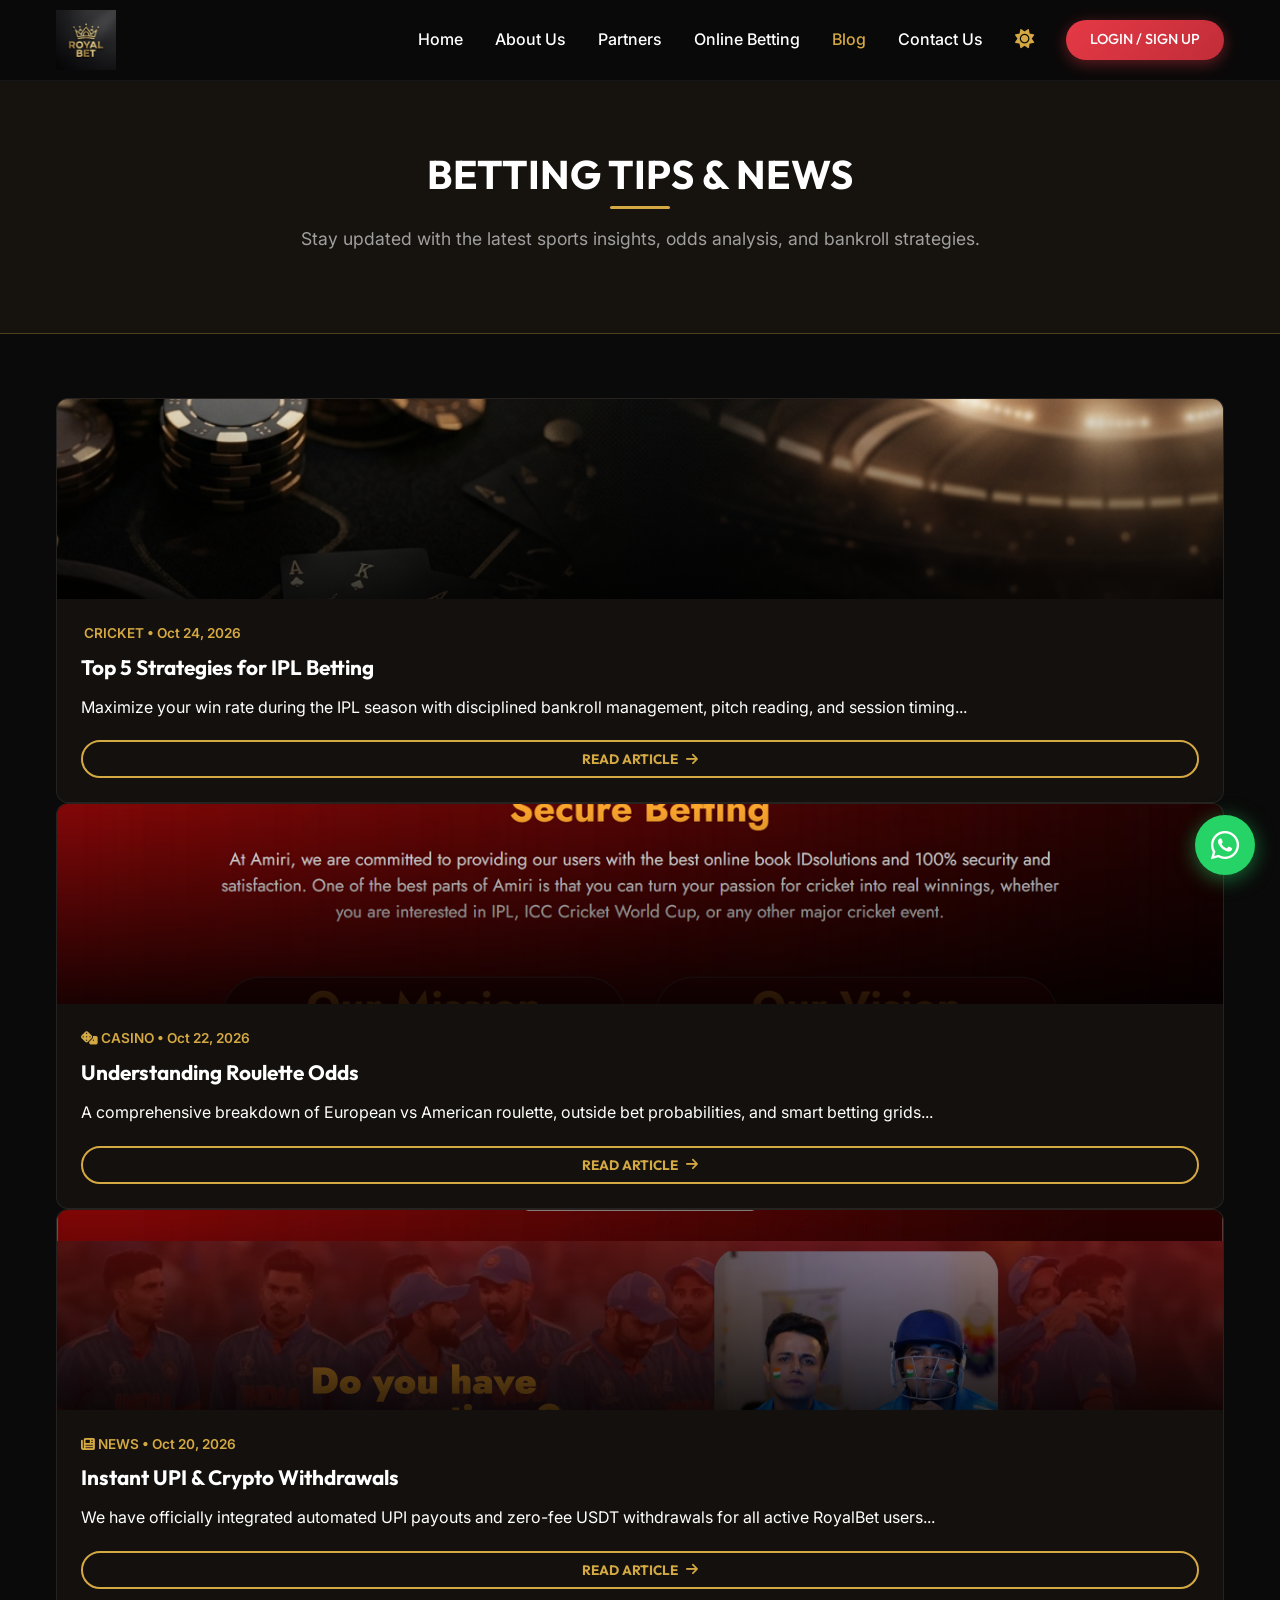
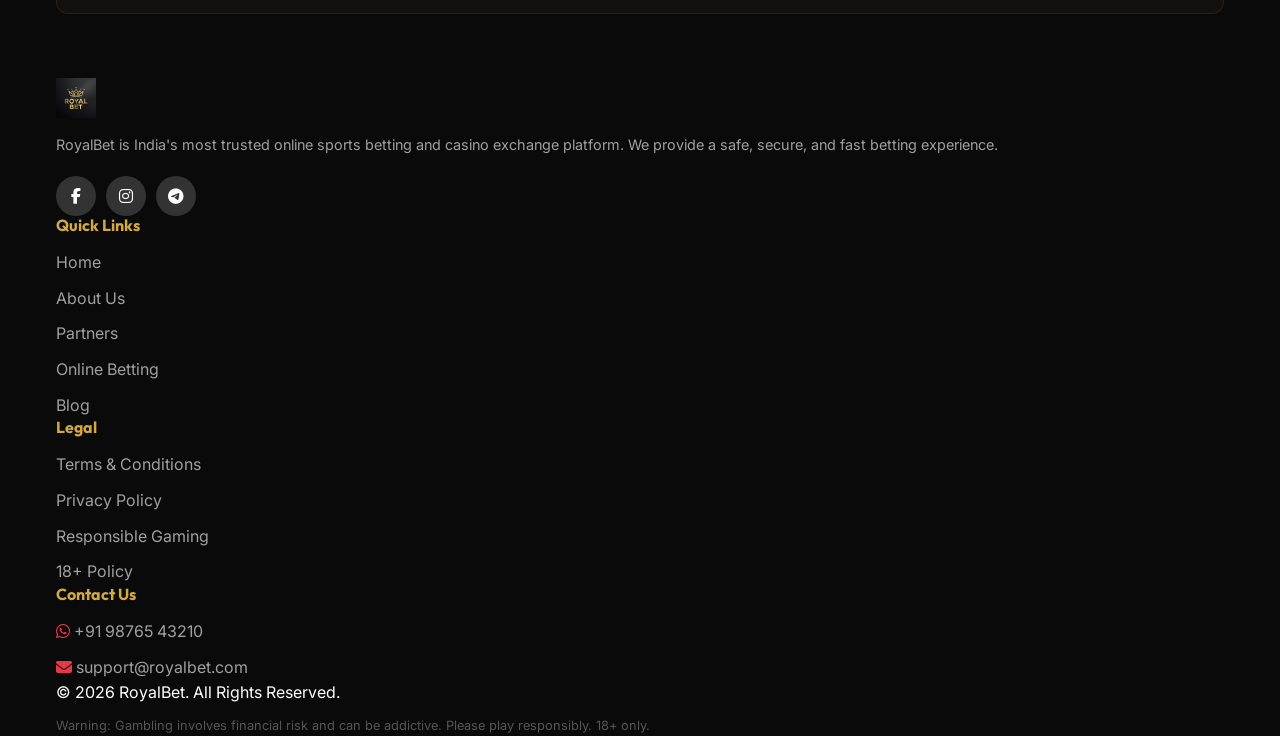
<file: blog.html>
<!DOCTYPE html>
<html lang="en">
<head>
    <meta charset="UTF-8">
    <meta name="viewport" content="width=device-width, initial-scale=1.0">
    <title>Blog & Insights | RoyalBet</title>
    
    <link rel="stylesheet" href="css/style.css">
    <link rel="stylesheet" href="css/components.css">
    <link rel="stylesheet" href="css/responsive.css">
    <link rel="stylesheet" href="https://cdnjs.cloudflare.com/ajax/libs/font-awesome/6.4.0/css/all.min.css">
    <!-- Site Config -->
    <script src="js/config.js"></script>
    
    <style>
        .page-header {
            background-color: var(--color-bg-secondary);
            padding: 150px 0 80px;
            text-align: center;
            border-bottom: var(--border-gold);
        }
        
        .blog-card {
            background: var(--color-bg-card);
            border: 1px solid rgba(255,255,255,0.08);
            border-radius: var(--border-radius);
            overflow: hidden;
            transition: var(--transition);
            display: flex;
            flex-direction: column;
        }
        
        .blog-card:hover {
            transform: translateY(-5px);
            border-color: var(--color-gold-main);
            box-shadow: 0 10px 30px rgba(0, 0, 0, 0.5);
        }
        
        .blog-image {
            width: 100%;
            height: 200px;
            background-size: cover;
            background-position: center;
            position: relative;
        }

        .blog-image::after {
            content: '';
            position: absolute;
            top: 0;
            left: 0;
            width: 100%;
            height: 100%;
            background: linear-gradient(to top, rgba(0,0,0,0.8), transparent);
        }
        
        .blog-content {
            padding: 1.5rem;
            display: flex;
            flex-direction: column;
            flex-grow: 1;
        }
        
        .blog-meta {
            font-size: 0.85rem;
            color: var(--color-gold-main);
            margin-bottom: 10px;
            font-weight: 600;
        }
    </style>
</head>
<body>

    <!-- Header -->
    <header class="header">
        <div class="container nav-container">
            <a href="index.html" class="logo">
                <img src="assets/images/royalbet_logo_1784818836468.png" alt="RoyalBet Logo" style="height: 60px;">
            </a>
            
            <button class="hamburger">☰</button>
            
            <nav class="nav-links">
                <a href="index.html">Home</a>
                <a href="about.html">About Us</a>
                <a href="partners.html">Partners</a>
                <a href="betting.html">Online Betting</a>
                <a href="blog.html" class="text-gold">Blog</a>
                <a href="contact.html">Contact Us</a>
                <button id="theme-toggle" style="background: none; border: none; color: var(--color-gold-main); font-size: 1.2rem; cursor: pointer;" title="Toggle Theme"><i class="fas fa-sun"></i></button>
                <a href="#" class="btn btn-primary" style="padding: 0.5rem 1.5rem; font-size: 0.9rem;">Login / Sign Up</a>
            </nav>
        </div>
    </header>

    <!-- Page Header -->
    <section class="page-header">
        <div class="container">
            <h1 class="section-title">Betting Tips & News</h1>
            <p style="color: var(--color-text-muted); font-size: 1.1rem;">Stay updated with the latest sports insights, odds analysis, and bankroll strategies.</p>
        </div>
    </section>

    <!-- Blog Content -->
    <section class="section">
        <div class="container">
            <div class="grid-3">
                
                <!-- Post 1 -->
                <div class="blog-card">
                    <div class="blog-image" style="background-image: url('assets/images/hero_bg_1784818849227.png');"></div>
                    <div class="blog-content">
                        <div class="blog-meta"><i class="fas fa-cricket-bat-ball"></i> CRICKET • Oct 24, 2026</div>
                        <h3 style="margin-bottom: 15px; font-size: 1.3rem;">Top 5 Strategies for IPL Betting</h3>
                        <p class="text-muted" style="margin-bottom: 20px; flex-grow: 1;">Maximize your win rate during the IPL season with disciplined bankroll management, pitch reading, and session timing...</p>
                        <button class="btn btn-outline read-article-btn" 
                                data-title="Top 5 Strategies for IPL Betting"
                                data-cat="CRICKET • Oct 24, 2026"
                                data-body="Cricket betting in IPL requires more than just picking your favorite team. Key strategies include:<br><br>1. <strong>Bankroll Management:</strong> Never stake more than 5% of your total balance on a single match.<br>2. <strong>Pitch & Toss Analysis:</strong> Dew factor in evening matches heavily favors teams chasing.<br>3. <strong>Fancy Market Hedging:</strong> Lock in profits during session overs (6 Overs / 15 Overs) when odds shift.<br>4. <strong>Stick to Verified Exchanges:</strong> Always bet on high liquidity servers like Sky Exchange for fast odds execution."
                                style="padding: 0.5rem 1rem; font-size: 0.85rem; width: 100%;">
                            Read Article <i class="fas fa-arrow-right"></i>
                        </button>
                    </div>
                </div>

                <!-- Post 2 -->
                <div class="blog-card">
                    <div class="blog-image" style="background-image: url('assets/images/about_us_1784812813359.png');"></div>
                    <div class="blog-content">
                        <div class="blog-meta"><i class="fas fa-dice"></i> CASINO • Oct 22, 2026</div>
                        <h3 style="margin-bottom: 15px; font-size: 1.3rem;">Understanding Roulette Odds</h3>
                        <p class="text-muted" style="margin-bottom: 20px; flex-grow: 1;">A comprehensive breakdown of European vs American roulette, outside bet probabilities, and smart betting grids...</p>
                        <button class="btn btn-outline read-article-btn" 
                                data-title="Understanding Roulette Odds"
                                data-cat="CASINO • Oct 22, 2026"
                                data-body="Roulette is one of the most popular live casino games. Here is how to understand odds:<br><br>1. <strong>European vs American:</strong> European roulette features a single zero (2.7% house edge), whereas American roulette has double zero (5.26% house edge). Always choose European tables.<br>2. <strong>Outside Bets:</strong> Red/Black, Even/Odd, and 1-18/19-36 pay 1:1 with a ~48.6% probability.<br>3. <strong>Lightning Multipliers:</strong> On Sky Casino tables, lucky lightning numbers can boost single-number payouts up to 500x!"
                                style="padding: 0.5rem 1rem; font-size: 0.85rem; width: 100%;">
                            Read Article <i class="fas fa-arrow-right"></i>
                        </button>
                    </div>
                </div>
                
                <!-- Post 3 -->
                <div class="blog-card">
                    <div class="blog-image" style="background-image: url('assets/images/contact_us_1784812964440.png');"></div>
                    <div class="blog-content">
                        <div class="blog-meta"><i class="fas fa-newspaper"></i> NEWS • Oct 20, 2026</div>
                        <h3 style="margin-bottom: 15px; font-size: 1.3rem;">Instant UPI & Crypto Withdrawals</h3>
                        <p class="text-muted" style="margin-bottom: 20px; flex-grow: 1;">We have officially integrated automated UPI payouts and zero-fee USDT withdrawals for all active RoyalBet users...</p>
                        <button class="btn btn-outline read-article-btn" 
                                data-title="Instant UPI & Crypto Withdrawals"
                                data-cat="NEWS • Oct 20, 2026"
                                data-body="RoyalBet has upgraded payout infrastructure to ensure the fastest processing in the industry:<br><br>• <strong>2-Minute Auto Withdrawals:</strong> UPI and IMPS bank transfers are processed automatically.<br>• <strong>Crypto Support:</strong> USDT (TRC-20) deposits and payouts are now available for all VIP members.<br>• <strong>No Hidden Fees:</strong> 100% of your winning amount is transferred directly to your verified account without deductions."
                                style="padding: 0.5rem 1rem; font-size: 0.85rem; width: 100%;">
                            Read Article <i class="fas fa-arrow-right"></i>
                        </button>
                    </div>
                </div>

            </div>
        </div>
    </section>

    <!-- Article Reader Modal -->
    <div class="modal-overlay" id="article-modal">
        <div class="modal-container" style="max-width: 650px;">
            <button class="modal-close" id="article-modal-close">&times;</button>
            <div id="art-meta" style="font-size: 0.85rem; color: var(--color-gold-main); font-weight: 700; margin-bottom: 5px;"></div>
            <h2 id="art-title" style="color: var(--color-text-main); font-size: 1.8rem; margin-bottom: 1.5rem;"></h2>
            <div id="art-body" style="line-height: 1.8; color: var(--color-text-muted); font-size: 1rem; margin-bottom: 2rem;"></div>
            <div style="border-top: 1px solid rgba(255,255,255,0.1); padding-top: 1rem; display: flex; justify-content: space-between; align-items: center;">
                <span style="font-size: 0.85rem; color: var(--color-text-muted);">Ready to place your bets?</span>
                <a data-config="whatsappLink" href="#" class="btn btn-gold" style="font-size: 0.85rem;">Get ID Now <i class="fab fa-whatsapp"></i></a>
            </div>
        </div>
    </div>

    <!-- Footer -->
    <footer class="footer">
        <div class="container">
            <div class="footer-grid">
                <div>
                    <img src="assets/images/royalbet_logo_1784818836468.png" alt="RoyalBet" style="height: 40px; margin-bottom: 15px;">
                    <p style="color: var(--color-text-muted); font-size: 0.9rem; margin-bottom: 20px;">RoyalBet is India's most trusted online sports betting and casino exchange platform. We provide a safe, secure, and fast betting experience.</p>
                    <div style="display: flex; gap: 10px;">
                        <a href="#" style="width: 40px; height: 40px; background: #333; display: flex; align-items: center; justify-content: center; border-radius: 50%;"><i class="fab fa-facebook-f"></i></a>
                        <a href="#" style="width: 40px; height: 40px; background: #333; display: flex; align-items: center; justify-content: center; border-radius: 50%;"><i class="fab fa-instagram"></i></a>
                        <a href="#" style="width: 40px; height: 40px; background: #333; display: flex; align-items: center; justify-content: center; border-radius: 50%;"><i class="fab fa-telegram-plane"></i></a>
                    </div>
                </div>
                <div>
                    <h4 class="text-gold" style="margin-bottom: 15px;">Quick Links</h4>
                    <ul style="display: flex; flex-direction: column; gap: 10px; color: var(--color-text-muted);">
                        <li><a href="index.html">Home</a></li>
                        <li><a href="about.html">About Us</a></li>
                        <li><a href="partners.html">Partners</a></li>
                        <li><a href="betting.html">Online Betting</a></li>
                        <li><a href="blog.html">Blog</a></li>
                    </ul>
                </div>
                <div>
                    <h4 class="text-gold" style="margin-bottom: 15px;">Legal</h4>
                    <ul style="display: flex; flex-direction: column; gap: 10px; color: var(--color-text-muted);">
                        <li><a href="#">Terms & Conditions</a></li>
                        <li><a href="#">Privacy Policy</a></li>
                        <li><a href="#">Responsible Gaming</a></li>
                        <li><a href="#">18+ Policy</a></li>
                    </ul>
                </div>
                <div>
                    <h4 class="text-gold" style="margin-bottom: 15px;">Contact Us</h4>
                    <ul style="display: flex; flex-direction: column; gap: 10px; color: var(--color-text-muted);">
                        <li><i class="fab fa-whatsapp text-red"></i> <a data-config="whatsappLink" href="#"><span data-config="whatsapp">+91 98765 43210</span></a></li>
                        <li><i class="fas fa-envelope text-red"></i> <a data-config="email" href="mailto:support@royalbet.com">support@royalbet.com</a></li>
                    </ul>
                </div>
            </div>
            <div class="footer-bottom">
                <p>&copy; <span id="current-year"></span> <span data-config="copyright">RoyalBet</span>. All Rights Reserved.</p>
                <p style="margin-top: 10px; font-size: 0.8rem; color: #555;"><span data-config="footerDisclaimer">Warning: Gambling involves financial risk and can be addictive. Please play responsibly. 18+ only.</span></p>
            </div>
        </div>
    </footer>

    <!-- Scripts -->
    <script src="js/config.js"></script>
    <script src="js/main.js"></script>

    <script>
        // Blog Reader Modal Logic
        const articleModal = document.getElementById('article-modal');
        const artClose = document.getElementById('article-modal-close');
        const artTitle = document.getElementById('art-title');
        const artMeta = document.getElementById('art-meta');
        const artBody = document.getElementById('art-body');

        document.querySelectorAll('.read-article-btn').forEach(btn => {
            btn.addEventListener('click', () => {
                artTitle.textContent = btn.getAttribute('data-title');
                artMeta.textContent = btn.getAttribute('data-cat');
                artBody.innerHTML = btn.getAttribute('data-body');
                articleModal.classList.add('active');
            });
        });

        if (artClose && articleModal) {
            artClose.addEventListener('click', () => articleModal.classList.remove('active'));
            articleModal.addEventListener('click', (e) => {
                if (e.target === articleModal) articleModal.classList.remove('active');
            });
        }
    </script>
</body>
</html>
</file>
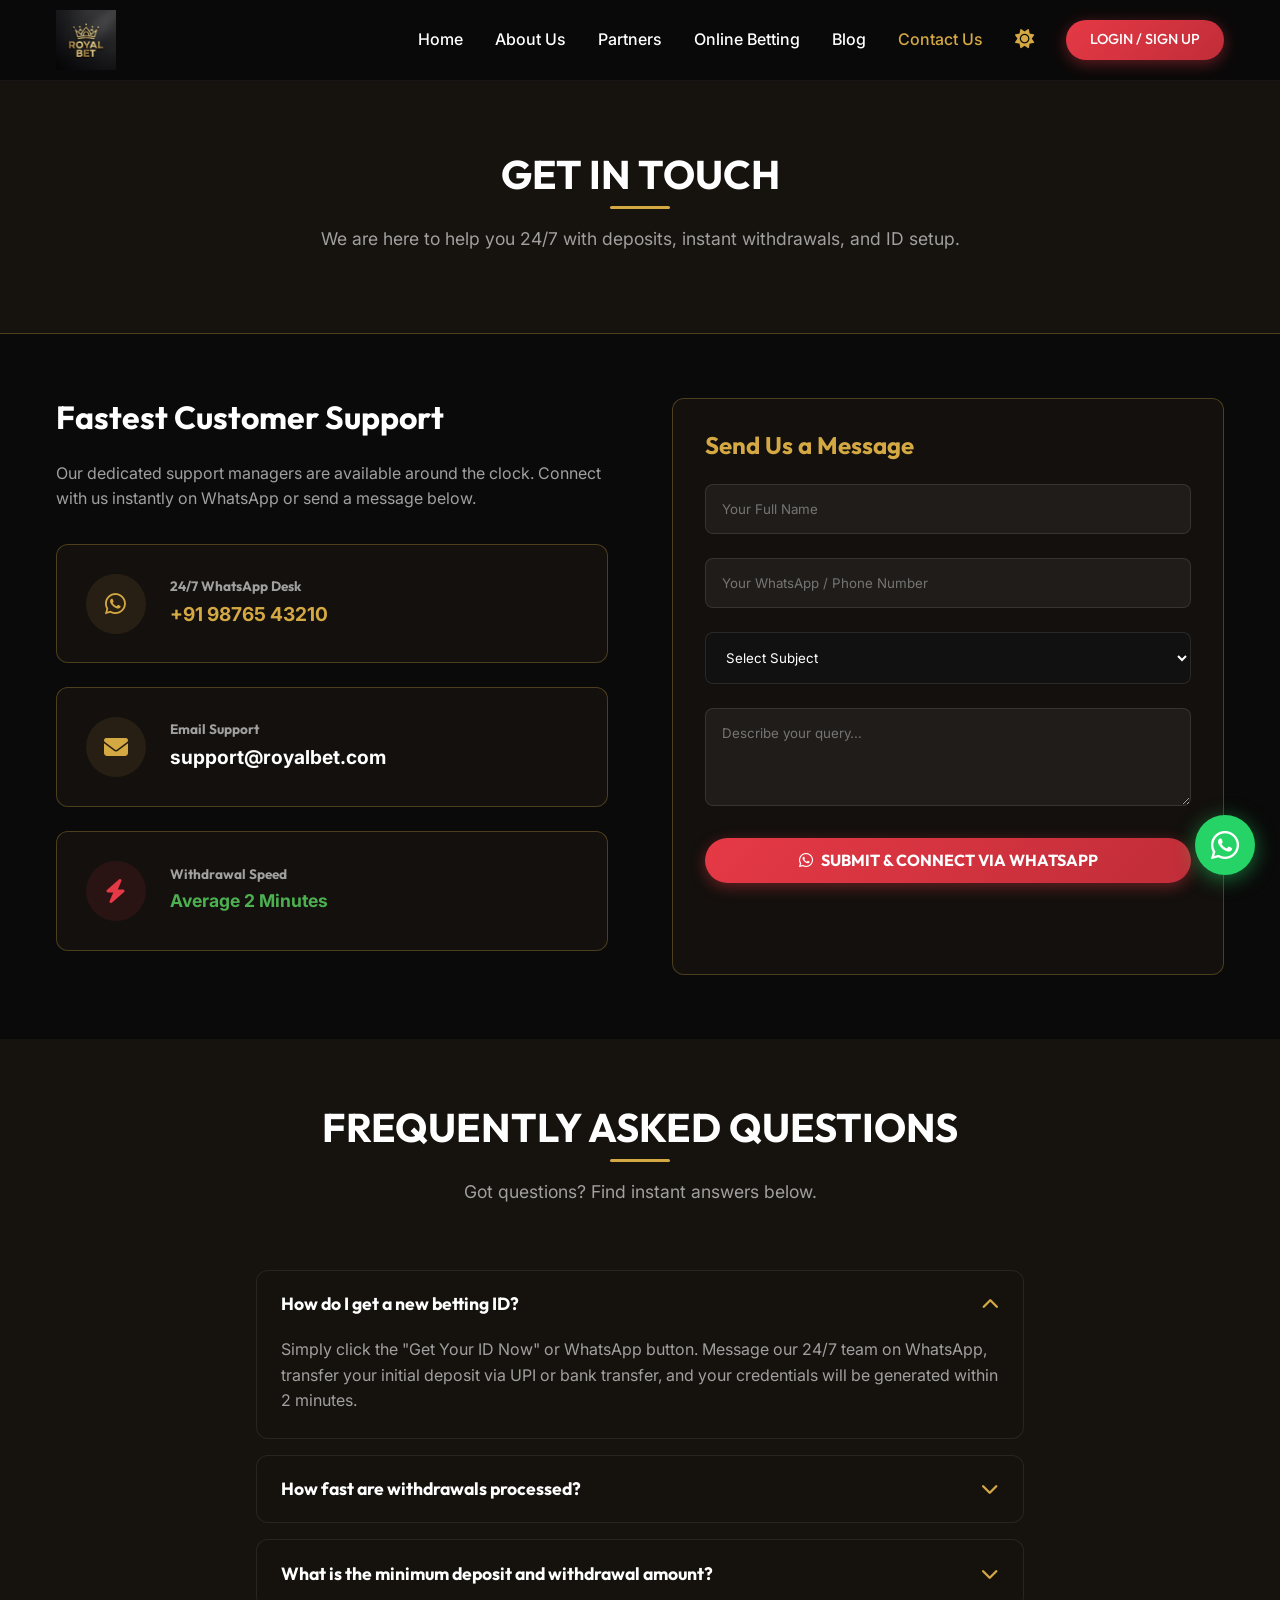
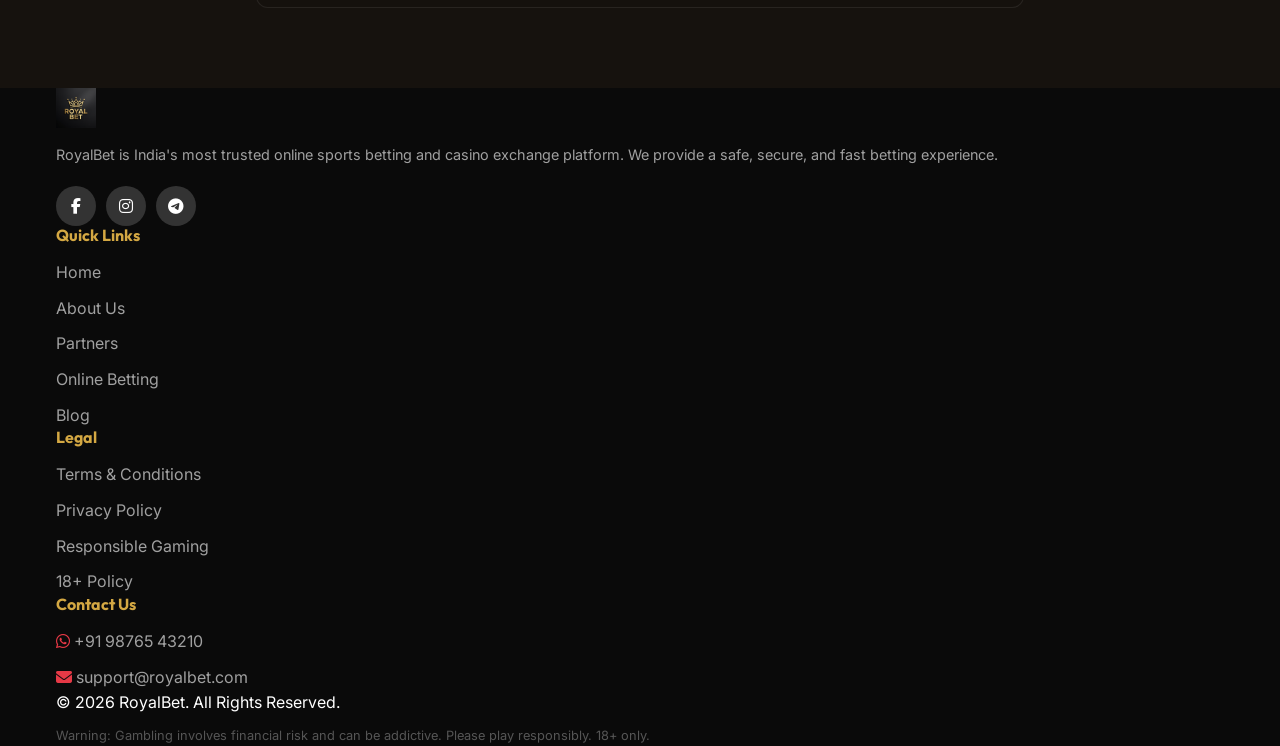
<file: contact.html>
<!DOCTYPE html>
<html lang="en">
<head> 
    <meta charset="UTF-8">
    <meta name="viewport" content="width=device-width, initial-scale=1.0">
    <title>Contact Us | RoyalBet</title>
    
    <link rel="stylesheet" href="css/style.css">
    <link rel="stylesheet" href="css/components.css">
    <link rel="stylesheet" href="css/responsive.css">
    <link rel="stylesheet" href="https://cdnjs.cloudflare.com/ajax/libs/font-awesome/6.4.0/css/all.min.css">
    <!-- Site Config -->
    <script src="js/config.js"></script>
    
    <style>
        .page-header {
            background-color: var(--color-bg-secondary);
            padding: 150px 0 80px;
            text-align: center;
            border-bottom: var(--border-gold);
        }
        
        .contact-grid {
            display: grid;
            grid-template-columns: 1fr 1fr;
            gap: 4rem;
        }
        
        .form-group {
            margin-bottom: 1.5rem;
        }
        
        .form-control {
            width: 100%;
            padding: 1rem;
            background: rgba(255,255,255,0.05);
            border: 1px solid rgba(255,255,255,0.1);
            border-radius: 8px;
            color: var(--color-text-main);
            font-family: var(--font-body);
        }
        
        .form-control:focus {
            outline: none;
            border-color: var(--color-gold-main);
        }
        
        .contact-info-card {
            background: var(--color-bg-card);
            padding: 1.8rem;
            border-radius: var(--border-radius);
            border: var(--border-gold);
            margin-bottom: 1.5rem;
            display: flex;
            align-items: center;
            gap: 1.5rem;
        }
        
        .contact-icon {
            width: 60px;
            height: 60px;
            background: rgba(212, 168, 67, 0.1);
            color: var(--color-gold-main);
            border-radius: 50%;
            display: flex;
            align-items: center;
            justify-content: center;
            font-size: 1.5rem;
            flex-shrink: 0;
        }
        
        @media (max-width: 768px) {
            .contact-grid {
                grid-template-columns: 1fr;
            }
        }
    </style>
</head>
<body>

    <!-- Header -->
    <header class="header">
        <div class="container nav-container">
            <a href="index.html" class="logo">
                <img src="assets/images/royalbet_logo_1784818836468.png" alt="RoyalBet Logo" style="height: 60px;">
            </a>
            
            <button class="hamburger">☰</button>
            
            <nav class="nav-links">
                <a href="index.html">Home</a>
                <a href="about.html">About Us</a>
                <a href="partners.html">Partners</a>
                <a href="betting.html">Online Betting</a>
                <a href="blog.html">Blog</a>
                <a href="contact.html" class="text-gold">Contact Us</a>
                <button id="theme-toggle" style="background: none; border: none; color: var(--color-gold-main); font-size: 1.2rem; cursor: pointer;" title="Toggle Theme"><i class="fas fa-sun"></i></button>
                <a href="#" class="btn btn-primary" style="padding: 0.5rem 1.5rem; font-size: 0.9rem;">Login / Sign Up</a>
            </nav>
        </div>
    </header>

    <!-- Page Header -->
    <section class="page-header">
        <div class="container">
            <h1 class="section-title">Get In Touch</h1>
            <p style="color: var(--color-text-muted); font-size: 1.1rem;">We are here to help you 24/7 with deposits, instant withdrawals, and ID setup.</p>
        </div>
    </section>

    <!-- Contact Section -->
    <section class="section">
        <div class="container contact-grid">
            
            <!-- Contact Info -->
            <div>
                <h3 style="font-size: 2rem; margin-bottom: 1.5rem;">Fastest Customer Support</h3>
                <p style="color: var(--color-text-muted); margin-bottom: 2rem; line-height: 1.6;">Our dedicated support managers are available around the clock. Connect with us instantly on WhatsApp or send a message below.</p>
                
                <div class="contact-info-card">
                    <div class="contact-icon"><i class="fab fa-whatsapp"></i></div>
                    <div>
                        <h4 style="color: var(--color-text-muted); font-size: 0.85rem; margin-bottom: 5px;">24/7 WhatsApp Desk</h4>
                        <a data-config="whatsappLink" href="#" style="font-size: 1.2rem; font-weight: bold; color: var(--color-gold-main);"><span data-config="whatsapp">+91 98765 43210</span></a>
                    </div>
                </div>
                
                <div class="contact-info-card">
                    <div class="contact-icon"><i class="fas fa-envelope"></i></div>
                    <div>
                        <h4 style="color: var(--color-text-muted); font-size: 0.85rem; margin-bottom: 5px;">Email Support</h4>
                        <a data-config="email" href="mailto:support@royalbet.com" style="font-size: 1.2rem; font-weight: bold; color: var(--color-text-main);">support@royalbet.com</a>
                    </div>
                </div>

                <div class="contact-info-card">
                    <div class="contact-icon" style="color: var(--color-red-main); background: rgba(230, 57, 70, 0.1);"><i class="fas fa-bolt"></i></div>
                    <div>
                        <h4 style="color: var(--color-text-muted); font-size: 0.85rem; margin-bottom: 5px;">Withdrawal Speed</h4>
                        <span style="font-size: 1.1rem; font-weight: bold; color: #4CAF50;">Average 2 Minutes</span>
                    </div>
                </div>
            </div>

            <!-- Contact Form -->
            <div class="card" style="border: var(--border-gold);">
                <h3 style="font-size: 1.5rem; margin-bottom: 1.5rem; color: var(--color-gold-main);">Send Us a Message</h3>
                
                <form id="contact-form">
                    <div class="form-group">
                        <input type="text" id="contact-name" class="form-control" placeholder="Your Full Name" required>
                    </div>
                    <div class="form-group">
                        <input type="text" id="contact-phone" class="form-control" placeholder="Your WhatsApp / Phone Number" required>
                    </div>
                    <div class="form-group">
                        <select id="contact-subject" class="form-control" required style="background: #111;">
                            <option value="" disabled selected>Select Subject</option>
                            <option value="Get New ID">Get New ID</option>
                            <option value="Deposit Query">Deposit Query</option>
                            <option value="Withdrawal Issue">Withdrawal Issue</option>
                            <option value="General Inquiry">General Inquiry</option>
                        </select>
                    </div>
                    <div class="form-group">
                        <textarea id="contact-message" class="form-control" rows="4" placeholder="Describe your query..." required></textarea>
                    </div>
                    <button type="submit" class="btn btn-primary" style="width: 100%;">
                        <i class="fab fa-whatsapp"></i> Submit & Connect via WhatsApp
                    </button>
                </form>
            </div>
            
        </div>
    </section>

    <!-- FAQ Accordion Section -->
    <section class="section" style="background-color: var(--color-bg-secondary);">
        <div class="container" style="max-width: 800px;">
            <h2 class="section-title">Frequently Asked Questions</h2>
            <p class="section-subtitle">Got questions? Find instant answers below.</p>

            <div class="faq-item active">
                <div class="faq-header">
                    <span>How do I get a new betting ID?</span>
                    <i class="fas fa-chevron-down"></i>
                </div>
                <div class="faq-body">
                    <p>Simply click the "Get Your ID Now" or WhatsApp button. Message our 24/7 team on WhatsApp, transfer your initial deposit via UPI or bank transfer, and your credentials will be generated within 2 minutes.</p>
                </div>
            </div>

            <div class="faq-item">
                <div class="faq-header">
                    <span>How fast are withdrawals processed?</span>
                    <i class="fas fa-chevron-down"></i>
                </div>
                <div class="faq-body">
                    <p>Withdrawals are processed automatically within 2 minutes. Once requested on WhatsApp, funds are wired directly to your registered UPI ID or bank account without delay.</p>
                </div>
            </div>

            <div class="faq-item">
                <div class="faq-header">
                    <span>What is the minimum deposit and withdrawal amount?</span>
                    <i class="fas fa-chevron-down"></i>
                </div>
                <div class="faq-body">
                    <p>The minimum deposit is ₹500 and minimum withdrawal is ₹1,000. There is no upper ceiling for VIP accounts on Lotus Exchange and Diamond Exch.</p>
                </div>
            </div>
        </div>
    </section>

    <!-- Footer -->
    <footer class="footer">
        <div class="container">
            <div class="footer-grid">
                <div>
                    <img src="assets/images/royalbet_logo_1784818836468.png" alt="RoyalBet" style="height: 40px; margin-bottom: 15px;">
                    <p style="color: var(--color-text-muted); font-size: 0.9rem; margin-bottom: 20px;">RoyalBet is India's most trusted online sports betting and casino exchange platform. We provide a safe, secure, and fast betting experience.</p>
                    <div style="display: flex; gap: 10px;">
                        <a href="#" style="width: 40px; height: 40px; background: #333; display: flex; align-items: center; justify-content: center; border-radius: 50%;"><i class="fab fa-facebook-f"></i></a>
                        <a href="#" style="width: 40px; height: 40px; background: #333; display: flex; align-items: center; justify-content: center; border-radius: 50%;"><i class="fab fa-instagram"></i></a>
                        <a href="#" style="width: 40px; height: 40px; background: #333; display: flex; align-items: center; justify-content: center; border-radius: 50%;"><i class="fab fa-telegram-plane"></i></a>
                    </div>
                </div>
                <div>
                    <h4 class="text-gold" style="margin-bottom: 15px;">Quick Links</h4>
                    <ul style="display: flex; flex-direction: column; gap: 10px; color: var(--color-text-muted);">
                        <li><a href="index.html">Home</a></li>
                        <li><a href="about.html">About Us</a></li>
                        <li><a href="partners.html">Partners</a></li>
                        <li><a href="betting.html">Online Betting</a></li>
                        <li><a href="blog.html">Blog</a></li>
                    </ul>
                </div>
                <div>
                    <h4 class="text-gold" style="margin-bottom: 15px;">Legal</h4>
                    <ul style="display: flex; flex-direction: column; gap: 10px; color: var(--color-text-muted);">
                        <li><a href="#">Terms & Conditions</a></li>
                        <li><a href="#">Privacy Policy</a></li>
                        <li><a href="#">Responsible Gaming</a></li>
                        <li><a href="#">18+ Policy</a></li>
                    </ul>
                </div>
                <div>
                    <h4 class="text-gold" style="margin-bottom: 15px;">Contact Us</h4>
                    <ul style="display: flex; flex-direction: column; gap: 10px; color: var(--color-text-muted);">
                        <li><i class="fab fa-whatsapp text-red"></i> <a data-config="whatsappLink" href="#"><span data-config="whatsapp">+91 98765 43210</span></a></li>
                        <li><i class="fas fa-envelope text-red"></i> <a data-config="email" href="mailto:support@royalbet.com">support@royalbet.com</a></li>
                    </ul>
                </div>
            </div>
            <div class="footer-bottom">
                <p>&copy; <span id="current-year"></span> <span data-config="copyright">RoyalBet</span>. All Rights Reserved.</p>
                <p style="margin-top: 10px; font-size: 0.8rem; color: #555;"><span data-config="footerDisclaimer">Warning: Gambling involves financial risk and can be addictive. Please play responsibly. 18+ only.</span></p>
            </div>
        </div>
    </footer>

    <!-- Scripts -->
    <script src="js/config.js"></script>
    <script src="js/main.js"></script>

    <script>
        const contactForm = document.getElementById('contact-form');
        if (contactForm) {
            contactForm.addEventListener('submit', (e) => {
                e.preventDefault();
                const name = document.getElementById('contact-name').value;
                const subject = document.getElementById('contact-subject').value;
                const message = document.getElementById('contact-message').value;

                if (window.showToast) {
                    window.showToast('Redirecting to WhatsApp support manager...', 'success');
                }
                
                const waNum = (typeof SITE_CONFIG !== 'undefined' && SITE_CONFIG.whatsappLink) ? SITE_CONFIG.whatsappLink : 'https://wa.me/911234567890';
                const text = encodeURIComponent(`Hello RoyalBet Support, My name is ${name}. Query (${subject}): ${message}`);
                
                setTimeout(() => {
                    window.open(`${waNum}?text=${text}`, '_blank');
                }, 1000);
            });
        }
    </script>
</body>
</html>
</file>
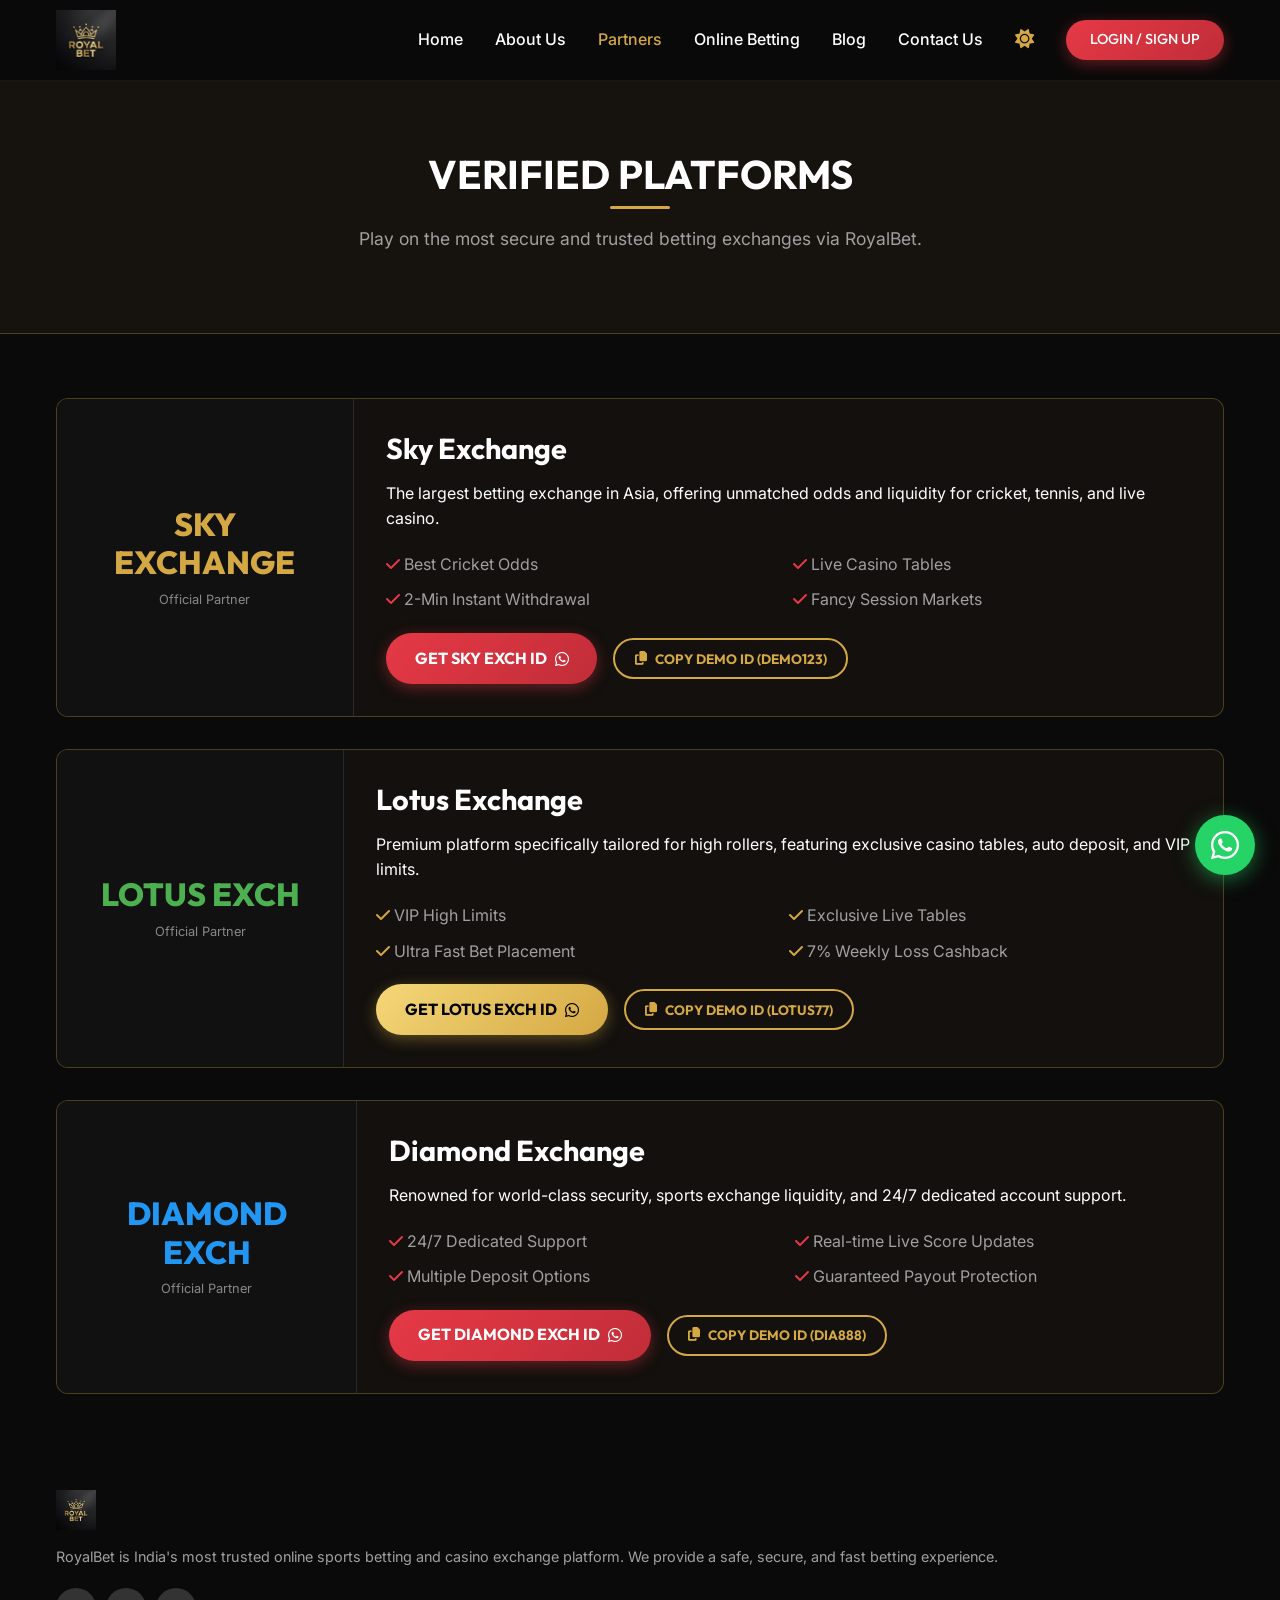
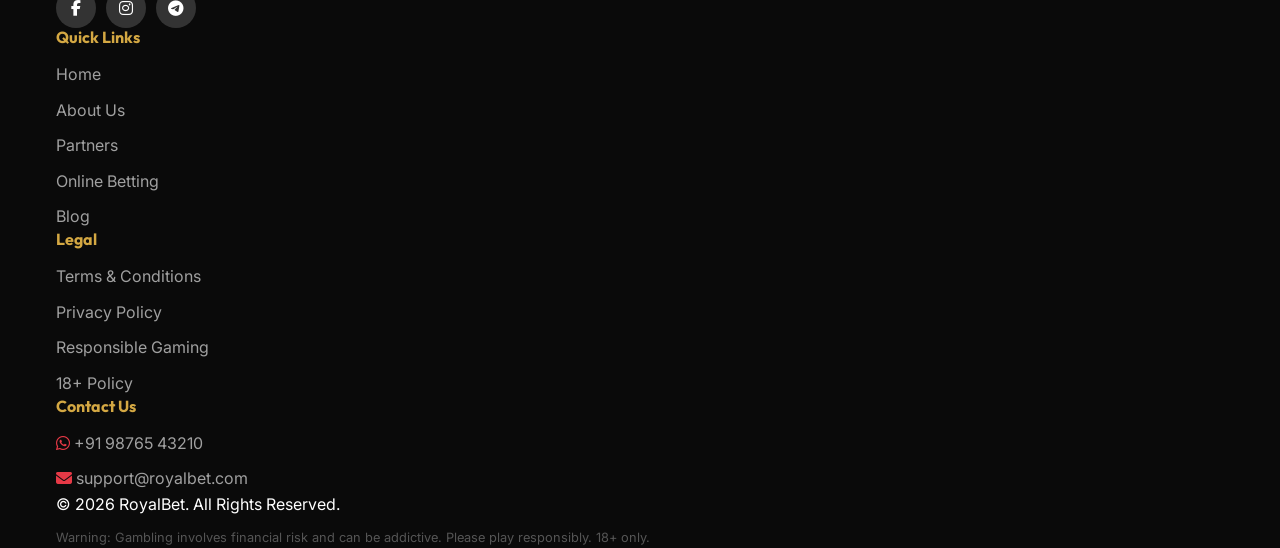
<file: partners.html>
<!DOCTYPE html>
<html lang="en">
<head>
    <meta charset="UTF-8">
    <meta name="viewport" content="width=device-width, initial-scale=1.0">
    <title>Verified Partners | RoyalBet</title>
    
    <link rel="stylesheet" href="css/style.css">
    <link rel="stylesheet" href="css/components.css">
    <link rel="stylesheet" href="css/responsive.css">
    <link rel="stylesheet" href="https://cdnjs.cloudflare.com/ajax/libs/font-awesome/6.4.0/css/all.min.css">
    <!-- Site Config -->
    <script src="js/config.js"></script>
    
    <style>
        .page-header {
            background-color: var(--color-bg-secondary);
            padding: 150px 0 80px;
            text-align: center;
            border-bottom: var(--border-gold);
        }
        
        .partner-card {
            display: flex;
            background: var(--color-bg-card);
            border: var(--border-gold);
            border-radius: var(--border-radius);
            margin-bottom: 2rem;
            overflow: hidden;
            transition: var(--transition);
        }
        
        .partner-card:hover {
            transform: translateY(-5px);
            box-shadow: 0 10px 30px rgba(212, 168, 67, 0.2);
        }
        
        .partner-image {
            width: 300px;
            background: #111;
            display: flex;
            flex-direction: column;
            align-items: center;
            justify-content: center;
            padding: 2rem;
            border-right: 1px solid rgba(255,255,255,0.1);
            text-align: center;
        }
        
        .partner-info {
            padding: 2rem;
            flex-grow: 1;
        }
        
        @media (max-width: 768px) {
            .partner-card {
                flex-direction: column;
            }
            .partner-image {
                width: 100%;
                border-right: none;
                border-bottom: 1px solid rgba(255,255,255,0.1);
            }
        }
    </style>
</head>
<body>

    <!-- Header -->
    <header class="header">
        <div class="container nav-container">
            <a href="index.html" class="logo">
                <img src="assets/images/royalbet_logo_1784818836468.png" alt="RoyalBet Logo" style="height: 60px;">
            </a>
            
            <button class="hamburger">☰</button>
            
            <nav class="nav-links">
                <a href="index.html">Home</a>
                <a href="about.html">About Us</a>
                <a href="partners.html" class="text-gold">Partners</a>
                <a href="betting.html">Online Betting</a>
                <a href="blog.html">Blog</a>
                <a href="contact.html">Contact Us</a>
                <button id="theme-toggle" style="background: none; border: none; color: var(--color-gold-main); font-size: 1.2rem; cursor: pointer;" title="Toggle Theme"><i class="fas fa-sun"></i></button>
                <a href="#" class="btn btn-primary" style="padding: 0.5rem 1.5rem; font-size: 0.9rem;">Login / Sign Up</a>
            </nav>
        </div>
    </header>

    <!-- Page Header -->
    <section class="page-header">
        <div class="container">
            <h1 class="section-title">Verified Platforms</h1>
            <p style="color: var(--color-text-muted); font-size: 1.1rem;">Play on the most secure and trusted betting exchanges via RoyalBet.</p>
        </div>
    </section>

    <!-- Partners Content -->
    <section class="section">
        <div class="container">
            
            <!-- Partner 1: Sky Exchange -->
            <div class="partner-card">
                <div class="partner-image">
                    <h2 class="text-gold" style="font-size: 2rem; font-weight: 800;">SKY EXCHANGE</h2>
                    <span style="font-size: 0.8rem; color: #888; margin-top: 8px;">Official Partner</span>
                </div>
                <div class="partner-info">
                    <h3 style="font-size: 1.8rem; margin-bottom: 15px;">Sky Exchange</h3>
                    <p class="text-muted" style="margin-bottom: 20px;">The largest betting exchange in Asia, offering unmatched odds and liquidity for cricket, tennis, and live casino.</p>
                    <ul style="display: grid; grid-template-columns: 1fr 1fr; gap: 10px; margin-bottom: 20px; color: var(--color-text-muted);">
                        <li><i class="fas fa-check text-red"></i> Best Cricket Odds</li>
                        <li><i class="fas fa-check text-red"></i> Live Casino Tables</li>
                        <li><i class="fas fa-check text-red"></i> 2-Min Instant Withdrawal</li>
                        <li><i class="fas fa-check text-red"></i> Fancy Session Markets</li>
                    </ul>
                    <div style="display: flex; gap: 1rem; flex-wrap: wrap; align-items: center;">
                        <a data-config="whatsappLink" href="#" class="btn btn-primary">Get Sky Exch ID <i class="fab fa-whatsapp"></i></a>
                        <button class="btn btn-outline copy-demo-btn" data-id="demo123" data-pass="123456" style="padding: 0.6rem 1.2rem; font-size: 0.85rem;">
                            <i class="fas fa-copy"></i> Copy Demo ID (demo123)
                        </button>
                    </div>
                </div>
            </div>

            <!-- Partner 2: Lotus Exchange -->
            <div class="partner-card">
                <div class="partner-image">
                    <h2 style="color: #4CAF50; font-size: 2rem; font-weight: 800;">LOTUS EXCH</h2>
                    <span style="font-size: 0.8rem; color: #888; margin-top: 8px;">Official Partner</span>
                </div>
                <div class="partner-info">
                    <h3 style="font-size: 1.8rem; margin-bottom: 15px;">Lotus Exchange</h3>
                    <p class="text-muted" style="margin-bottom: 20px;">Premium platform specifically tailored for high rollers, featuring exclusive casino tables, auto deposit, and VIP limits.</p>
                    <ul style="display: grid; grid-template-columns: 1fr 1fr; gap: 10px; margin-bottom: 20px; color: var(--color-text-muted);">
                        <li><i class="fas fa-check text-gold"></i> VIP High Limits</li>
                        <li><i class="fas fa-check text-gold"></i> Exclusive Live Tables</li>
                        <li><i class="fas fa-check text-gold"></i> Ultra Fast Bet Placement</li>
                        <li><i class="fas fa-check text-gold"></i> 7% Weekly Loss Cashback</li>
                    </ul>
                    <div style="display: flex; gap: 1rem; flex-wrap: wrap; align-items: center;">
                        <a data-config="whatsappLink" href="#" class="btn btn-gold">Get Lotus Exch ID <i class="fab fa-whatsapp"></i></a>
                        <button class="btn btn-outline copy-demo-btn" data-id="lotus77" data-pass="play123" style="padding: 0.6rem 1.2rem; font-size: 0.85rem;">
                            <i class="fas fa-copy"></i> Copy Demo ID (lotus77)
                        </button>
                    </div>
                </div>
            </div>

            <!-- Partner 3: Diamond Exchange -->
            <div class="partner-card">
                <div class="partner-image">
                    <h2 style="color: #2196F3; font-size: 2rem; font-weight: 800;">DIAMOND EXCH</h2>
                    <span style="font-size: 0.8rem; color: #888; margin-top: 8px;">Official Partner</span>
                </div>
                <div class="partner-info">
                    <h3 style="font-size: 1.8rem; margin-bottom: 15px;">Diamond Exchange</h3>
                    <p class="text-muted" style="margin-bottom: 20px;">Renowned for world-class security, sports exchange liquidity, and 24/7 dedicated account support.</p>
                    <ul style="display: grid; grid-template-columns: 1fr 1fr; gap: 10px; margin-bottom: 20px; color: var(--color-text-muted);">
                        <li><i class="fas fa-check text-red"></i> 24/7 Dedicated Support</li>
                        <li><i class="fas fa-check text-red"></i> Real-time Live Score Updates</li>
                        <li><i class="fas fa-check text-red"></i> Multiple Deposit Options</li>
                        <li><i class="fas fa-check text-red"></i> Guaranteed Payout Protection</li>
                    </ul>
                    <div style="display: flex; gap: 1rem; flex-wrap: wrap; align-items: center;">
                        <a data-config="whatsappLink" href="#" class="btn btn-primary">Get Diamond Exch ID <i class="fab fa-whatsapp"></i></a>
                        <button class="btn btn-outline copy-demo-btn" data-id="dia888" data-pass="winwin" style="padding: 0.6rem 1.2rem; font-size: 0.85rem;">
                            <i class="fas fa-copy"></i> Copy Demo ID (dia888)
                        </button>
                    </div>
                </div>
            </div>

        </div>
    </section>

    <!-- Footer -->
    <footer class="footer">
        <div class="container">
            <div class="footer-grid">
                <div>
                    <img src="assets/images/royalbet_logo_1784818836468.png" alt="RoyalBet" style="height: 40px; margin-bottom: 15px;">
                    <p style="color: var(--color-text-muted); font-size: 0.9rem; margin-bottom: 20px;">RoyalBet is India's most trusted online sports betting and casino exchange platform. We provide a safe, secure, and fast betting experience.</p>
                    <div style="display: flex; gap: 10px;">
                        <a href="#" style="width: 40px; height: 40px; background: #333; display: flex; align-items: center; justify-content: center; border-radius: 50%;"><i class="fab fa-facebook-f"></i></a>
                        <a href="#" style="width: 40px; height: 40px; background: #333; display: flex; align-items: center; justify-content: center; border-radius: 50%;"><i class="fab fa-instagram"></i></a>
                        <a href="#" style="width: 40px; height: 40px; background: #333; display: flex; align-items: center; justify-content: center; border-radius: 50%;"><i class="fab fa-telegram-plane"></i></a>
                    </div>
                </div>
                <div>
                    <h4 class="text-gold" style="margin-bottom: 15px;">Quick Links</h4>
                    <ul style="display: flex; flex-direction: column; gap: 10px; color: var(--color-text-muted);">
                        <li><a href="index.html">Home</a></li>
                        <li><a href="about.html">About Us</a></li>
                        <li><a href="partners.html">Partners</a></li>
                        <li><a href="betting.html">Online Betting</a></li>
                        <li><a href="blog.html">Blog</a></li>
                    </ul>
                </div>
                <div>
                    <h4 class="text-gold" style="margin-bottom: 15px;">Legal</h4>
                    <ul style="display: flex; flex-direction: column; gap: 10px; color: var(--color-text-muted);">
                        <li><a href="#">Terms & Conditions</a></li>
                        <li><a href="#">Privacy Policy</a></li>
                        <li><a href="#">Responsible Gaming</a></li>
                        <li><a href="#">18+ Policy</a></li>
                    </ul>
                </div>
                <div>
                    <h4 class="text-gold" style="margin-bottom: 15px;">Contact Us</h4>
                    <ul style="display: flex; flex-direction: column; gap: 10px; color: var(--color-text-muted);">
                        <li><i class="fab fa-whatsapp text-red"></i> <a data-config="whatsappLink" href="#"><span data-config="whatsapp">+91 98765 43210</span></a></li>
                        <li><i class="fas fa-envelope text-red"></i> <a data-config="email" href="mailto:support@royalbet.com">support@royalbet.com</a></li>
                    </ul>
                </div>
            </div>
            <div class="footer-bottom">
                <p>&copy; <span id="current-year"></span> <span data-config="copyright">RoyalBet</span>. All Rights Reserved.</p>
                <p style="margin-top: 10px; font-size: 0.8rem; color: #555;"><span data-config="footerDisclaimer">Warning: Gambling involves financial risk and can be addictive. Please play responsibly. 18+ only.</span></p>
            </div>
        </div>
    </footer>

    <!-- Scripts -->
    <script src="js/config.js"></script>
    <script src="js/main.js"></script>
</body>
</html>
</file>
<file: css/style.css>
/* Google Fonts */
@import url('https://fonts.googleapis.com/css2?family=Inter:wght@300;400;500;600&family=Outfit:wght@400;500;700;800&display=swap');

:root {
  /* Default Dark Theme Color Palette */
  --color-bg-main: #0a0a0a;
  --color-bg-secondary: #16120e;
  --color-bg-card: rgba(22, 18, 14, 0.8);
  
  --color-gold-light: #f5d778;
  --color-gold-main: #d4a843;
  --color-gold-dark: #b58b2c;
  
  --color-red-main: #e63946;
  --color-red-dark: #c02d38;
  
  --color-text-main: #ffffff;
  --color-text-muted: #a0a0a0;
  
  --border-gold: 1px solid rgba(212, 168, 67, 0.3);
  --border-red: 1px solid rgba(230, 57, 70, 0.4);
  
  /* Typography */
  --font-heading: 'Outfit', sans-serif;
  --font-body: 'Inter', sans-serif;
  
  /* Spacing */
  --space-xs: 0.5rem;
  --space-sm: 1rem;
  --space-md: 2rem;
  --space-lg: 4rem;
  --space-xl: 6rem;
  
  /* Layout */
  --container-width: 1200px;
  --border-radius: 12px;
  --transition: all 0.3s ease;
}

[data-theme="light"] {
  /* Light Theme Color Palette */
  --color-bg-main: #f8f9fa;
  --color-bg-secondary: #ffffff;
  --color-bg-card: rgba(255, 255, 255, 0.9);
  
  --color-text-main: #1a1a1a;
  --color-text-muted: #555555;
  
  --border-gold: 1px solid rgba(212, 168, 67, 0.6);
  --border-red: 1px solid rgba(230, 57, 70, 0.6);
}

* {
  margin: 0;
  padding: 0;
  box-sizing: border-box;
}

html {
  scroll-behavior: smooth;
}

body {
  font-family: var(--font-body);
  background-color: var(--color-bg-main);
  color: var(--color-text-main);
  line-height: 1.6;
  overflow-x: hidden;
}

h1, h2, h3, h4, h5, h6 {
  font-family: var(--font-heading);
  font-weight: 700;
  line-height: 1.2;
}

a {
  text-decoration: none;
  color: inherit;
  transition: var(--transition);
}

ul {
  list-style: none;
}

img {
  max-width: 100%;
  height: auto;
  display: block;
}

.container {
  max-width: var(--container-width);
  margin: 0 auto;
  padding: 0 var(--space-sm);
}

.section {
  padding: var(--space-lg) 0;
}

.text-gold {
  color: var(--color-gold-main);
}

.text-red {
  color: var(--color-red-main);
}

.text-center {
  text-align: center;
}

.section-title {
  font-size: 2.5rem;
  text-transform: uppercase;
  margin-bottom: var(--space-sm);
  text-align: center;
  position: relative;
}

.section-title::after {
  content: '';
  display: block;
  width: 60px;
  height: 3px;
  background-color: var(--color-gold-main);
  margin: var(--space-xs) auto 0;
  border-radius: 2px;
}

.section-subtitle {
  text-align: center;
  color: var(--color-text-muted);
  max-width: 600px;
  margin: 0 auto var(--space-lg);
  font-size: 1.1rem;
}
</file>
<file: css/components.css>
/* Buttons */
.btn {
  display: inline-flex;
  align-items: center;
  justify-content: center;
  padding: 0.8rem 1.8rem;
  font-family: var(--font-heading);
  font-weight: 700;
  font-size: 1rem;
  text-transform: uppercase;
  border-radius: 50px;
  cursor: pointer;
  transition: var(--transition);
  border: none;
  gap: 0.5rem;
}

.btn-primary {
  background: linear-gradient(135deg, var(--color-red-main), var(--color-red-dark));
  color: #fff;
  box-shadow: 0 4px 15px rgba(230, 57, 70, 0.4);
}

.btn-primary:hover {
  transform: translateY(-2px);
  box-shadow: 0 6px 20px rgba(230, 57, 70, 0.6);
}

.btn-gold {
  background: linear-gradient(135deg, var(--color-gold-light), var(--color-gold-main));
  color: #000;
  box-shadow: 0 4px 15px rgba(212, 168, 67, 0.4);
}

.btn-gold:hover {
  transform: translateY(-2px);
  box-shadow: 0 6px 20px rgba(212, 168, 67, 0.6);
}

.btn-outline {
  background: transparent;
  border: 2px solid var(--color-gold-main);
  color: var(--color-gold-main);
}

.btn-outline:hover {
  background: var(--color-gold-main);
  color: #000;
}

/* Header & Nav */
.header {
  position: fixed;
  top: 0;
  left: 0;
  width: 100%;
  background-color: rgba(10, 10, 10, 0.95);
  backdrop-filter: blur(10px);
  z-index: 1000;
  border-bottom: 1px solid rgba(255, 255, 255, 0.05);
  transition: var(--transition);
}

.header.scrolled {
  box-shadow: 0 5px 20px rgba(0, 0, 0, 0.5);
  padding: 0.5rem 0;
}

.nav-container {
  display: flex;
  justify-content: space-between;
  align-items: center;
  height: 80px;
}

.logo img {
  height: 50px;
}

.nav-links {
  display: flex;
  gap: 2rem;
  align-items: center;
}

.nav-links a {
  font-weight: 500;
  font-size: 1rem;
  position: relative;
}

.nav-links a:hover {
  color: var(--color-gold-main);
}

.nav-links a::after {
  content: '';
  position: absolute;
  bottom: -5px;
  left: 0;
  width: 0%;
  height: 2px;
  background-color: var(--color-gold-main);
  transition: var(--transition);
}

.nav-links a:hover::after {
  width: 100%;
}

.hamburger {
  display: none;
  background: none;
  border: none;
  color: white;
  font-size: 1.5rem;
  cursor: pointer;
}

/* Cards */
.card {
  background-color: var(--color-bg-card);
  border: var(--border-gold);
  border-radius: var(--border-radius);
  padding: var(--space-md);
  transition: var(--transition);
  position: relative;
  overflow: hidden;
}

.card:hover {
  transform: translateY(-5px);
  border-color: var(--color-gold-main);
  box-shadow: 0 10px 30px rgba(0, 0, 0, 0.5);
}

.card::before {
  content: '';
  position: absolute;
  top: 0;
  left: 0;
  width: 100%;
  height: 4px;
  background: linear-gradient(90deg, transparent, var(--color-gold-main), transparent);
  opacity: 0;
  transition: var(--transition);
}

.card:hover::before {
  opacity: 1;
}

/* Marquee Ticker */
.ticker-wrap {
  width: 100%;
  background-color: var(--color-red-main);
  color: white;
  padding: 0.5rem 0;
  overflow: hidden;
  font-family: var(--font-heading);
  font-weight: 700;
  font-size: 0.9rem;
  letter-spacing: 1px;
}

.ticker {
  display: inline-block;
  white-space: nowrap;
  animation: ticker 30s linear infinite;
}

.ticker-item {
  display: inline-block;
  padding: 0 2rem;
}

@keyframes ticker {
  0% { transform: translate3d(0, 0, 0); }
  100% { transform: translate3d(-50%, 0, 0); }
}

/* Modal Overlay & Container */
.modal-overlay {
  position: fixed;
  top: 0;
  left: 0;
  width: 100vw;
  height: 100vh;
  background: rgba(0, 0, 0, 0.75);
  backdrop-filter: blur(8px);
  z-index: 2000;
  display: flex;
  align-items: center;
  justify-content: center;
  opacity: 0;
  visibility: hidden;
  transition: opacity 0.3s ease, visibility 0.3s ease;
}

.modal-overlay.active {
  opacity: 1;
  visibility: visible;
}

.modal-container {
  background: var(--color-bg-secondary);
  border: var(--border-gold);
  border-radius: var(--border-radius);
  width: 90%;
  max-width: 520px;
  max-height: 90vh;
  overflow-y: auto;
  padding: 2rem;
  position: relative;
  box-shadow: 0 20px 50px rgba(0,0,0,0.8), 0 0 30px rgba(212, 168, 67, 0.2);
  transform: scale(0.9);
  transition: transform 0.3s ease;
}

.modal-overlay.active .modal-container {
  transform: scale(1);
}

.modal-close {
  position: absolute;
  top: 15px;
  right: 20px;
  background: transparent;
  border: none;
  color: var(--color-text-muted);
  font-size: 1.5rem;
  cursor: pointer;
  transition: var(--transition);
}

.modal-close:hover {
  color: var(--color-gold-main);
  transform: rotate(90deg);
}

/* Modal Tabs */
.modal-tabs {
  display: flex;
  gap: 10px;
  margin-bottom: 1.5rem;
  border-bottom: 1px solid rgba(255,255,255,0.1);
  padding-bottom: 0.5rem;
}

.modal-tab {
  flex: 1;
  padding: 0.6rem;
  text-align: center;
  background: transparent;
  border: none;
  color: var(--color-text-muted);
  font-family: var(--font-heading);
  font-weight: 700;
  font-size: 1rem;
  cursor: pointer;
  border-bottom: 2px solid transparent;
  transition: var(--transition);
}

.modal-tab.active {
  color: var(--color-gold-main);
  border-bottom-color: var(--color-gold-main);
}

/* Floating WhatsApp Quick Action Button */
.floating-whatsapp {
  position: fixed;
  bottom: 25px;
  right: 25px;
  width: 60px;
  height: 60px;
  background: #25d366;
  color: #fff;
  border-radius: 50%;
  display: flex;
  align-items: center;
  justify-content: center;
  font-size: 2rem;
  box-shadow: 0 4px 20px rgba(37, 211, 102, 0.5);
  z-index: 1500;
  transition: transform 0.3s ease, box-shadow 0.3s ease;
}

.floating-whatsapp:hover {
  transform: scale(1.1) rotate(5deg);
  box-shadow: 0 6px 25px rgba(37, 211, 102, 0.7);
  color: #fff;
}

.floating-whatsapp::before {
  content: '';
  position: absolute;
  top: -5px;
  left: -5px;
  right: -5px;
  bottom: -5px;
  border-radius: 50%;
  border: 2px solid #25d366;
  animation: pulse-ring 2s infinite;
  opacity: 0;
}

@keyframes pulse-ring {
  0% { transform: scale(0.95); opacity: 0.8; }
  100% { transform: scale(1.35); opacity: 0; }
}

/* Toast Notifications */
.toast-container {
  position: fixed;
  bottom: 30px;
  left: 50%;
  transform: translateX(-50%);
  z-index: 2500;
  display: flex;
  flex-direction: column;
  gap: 10px;
  pointer-events: none;
}

.toast {
  background: var(--color-bg-secondary);
  border: var(--border-gold);
  color: var(--color-text-main);
  padding: 0.8rem 1.5rem;
  border-radius: 50px;
  box-shadow: 0 10px 30px rgba(0,0,0,0.6);
  font-family: var(--font-body);
  font-weight: 500;
  font-size: 0.95rem;
  display: flex;
  align-items: center;
  gap: 10px;
  opacity: 0;
  transform: translateY(20px);
  transition: all 0.3s ease;
}

.toast.show {
  opacity: 1;
  transform: translateY(0);
}

.toast.toast-success i {
  color: #25d366;
}

.toast.toast-info i {
  color: var(--color-gold-main);
}

/* Live Odds Cards & Badges */
.live-badge {
  display: inline-flex;
  align-items: center;
  gap: 6px;
  background: rgba(230, 57, 70, 0.2);
  color: var(--color-red-main);
  border: 1px solid var(--color-red-main);
  padding: 2px 10px;
  border-radius: 20px;
  font-size: 0.75rem;
  font-weight: 700;
  letter-spacing: 0.5px;
  text-transform: uppercase;
}

.live-badge-dot {
  width: 8px;
  height: 8px;
  background-color: var(--color-red-main);
  border-radius: 50%;
  animation: blink 1.2s infinite;
}

@keyframes blink {
  0%, 100% { opacity: 1; }
  50% { opacity: 0.3; }
}

.odds-btn {
  background: rgba(255, 255, 255, 0.05);
  border: 1px solid rgba(255, 255, 255, 0.15);
  color: var(--color-text-main);
  padding: 0.6rem 1rem;
  border-radius: 8px;
  cursor: pointer;
  transition: var(--transition);
  font-family: var(--font-heading);
  display: flex;
  flex-direction: column;
  align-items: center;
  min-width: 80px;
}

.odds-btn:hover, .odds-btn.selected {
  background: var(--color-gold-main);
  color: #000;
  border-color: var(--color-gold-main);
  box-shadow: 0 4px 15px rgba(212, 168, 67, 0.4);
}

.odds-val {
  font-size: 1.1rem;
  font-weight: 800;
}

.odds-lbl {
  font-size: 0.7rem;
  opacity: 0.8;
  text-transform: uppercase;
}

/* Category Filter Pills */
.filter-bar {
  display: flex;
  gap: 10px;
  overflow-x: auto;
  padding-bottom: 10px;
  margin-bottom: 2rem;
  scrollbar-width: thin;
}

.filter-pill {
  padding: 0.6rem 1.4rem;
  background: rgba(255, 255, 255, 0.05);
  border: 1px solid rgba(255, 255, 255, 0.1);
  border-radius: 50px;
  color: var(--color-text-muted);
  cursor: pointer;
  white-space: nowrap;
  font-family: var(--font-heading);
  font-weight: 600;
  transition: var(--transition);
}

.filter-pill.active, .filter-pill:hover {
  background: linear-gradient(135deg, var(--color-gold-light), var(--color-gold-main));
  color: #000;
  border-color: var(--color-gold-main);
}

/* Accordion FAQ */
.faq-item {
  background: var(--color-bg-card);
  border: 1px solid rgba(255,255,255,0.08);
  border-radius: var(--border-radius);
  margin-bottom: 1rem;
  overflow: hidden;
  transition: var(--transition);
}

.faq-header {
  padding: 1.2rem 1.5rem;
  display: flex;
  justify-content: space-between;
  align-items: center;
  cursor: pointer;
  font-family: var(--font-heading);
  font-weight: 700;
  font-size: 1.1rem;
}

.faq-header i {
  transition: transform 0.3s ease;
  color: var(--color-gold-main);
}

.faq-item.active .faq-header i {
  transform: rotate(180deg);
}

.faq-body {
  max-height: 0;
  overflow: hidden;
  padding: 0 1.5rem;
  color: var(--color-text-muted);
  transition: max-height 0.3s ease, padding 0.3s ease;
}

.faq-item.active .faq-body {
  max-height: 300px;
  padding: 0 1.5rem 1.5rem 1.5rem;
}
</file>
<file: css/responsive.css>
/* Mobile & Tablet Responsiveness */

@media (max-width: 992px) {
  .nav-links {
    display: none;
    position: absolute;
    top: 80px;
    left: 0;
    width: 100%;
    background-color: var(--color-bg-secondary);
    flex-direction: column;
    padding: var(--space-md) 0;
    border-bottom: 1px solid var(--color-gold-main);
  }
  
  .nav-links.active {
    display: flex;
  }
  
  .hamburger {
    display: block;
  }
  
  .section-title {
    font-size: 2rem;
  }
}

@media (max-width: 768px) {
  :root {
    --space-lg: 3rem;
  }
  
  .hero h1 {
    font-size: 2.5rem !important;
  }
  
  .hero-content {
    padding: var(--space-md) !important;
  }
  
  .grid-3, .grid-4 {
    grid-template-columns: 1fr !important;
  }
  
  .footer-grid {
    grid-template-columns: 1fr !important;
    gap: var(--space-md) !important;
  }
}

@media (max-width: 480px) {
  .hero h1 {
    font-size: 2rem !important;
  }
  
  .btn {
    width: 100%;
  }
}
</file>
